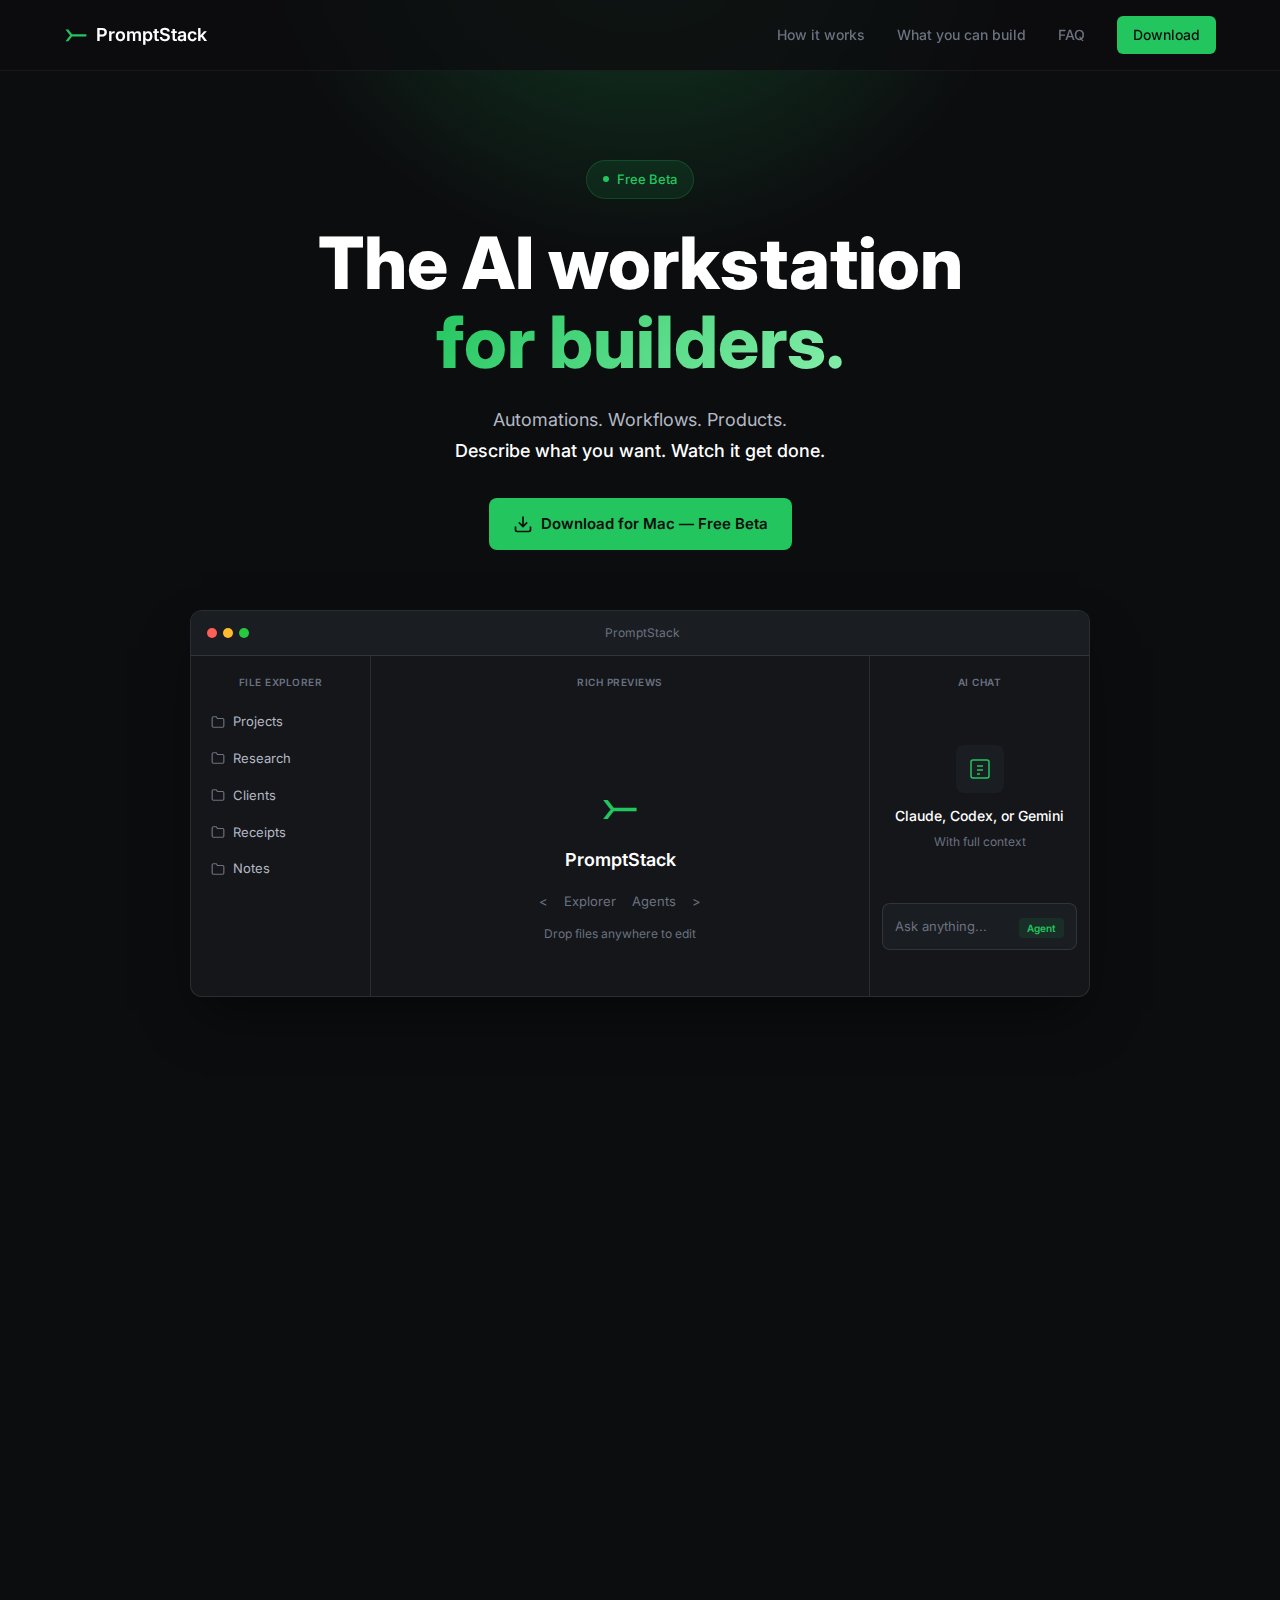
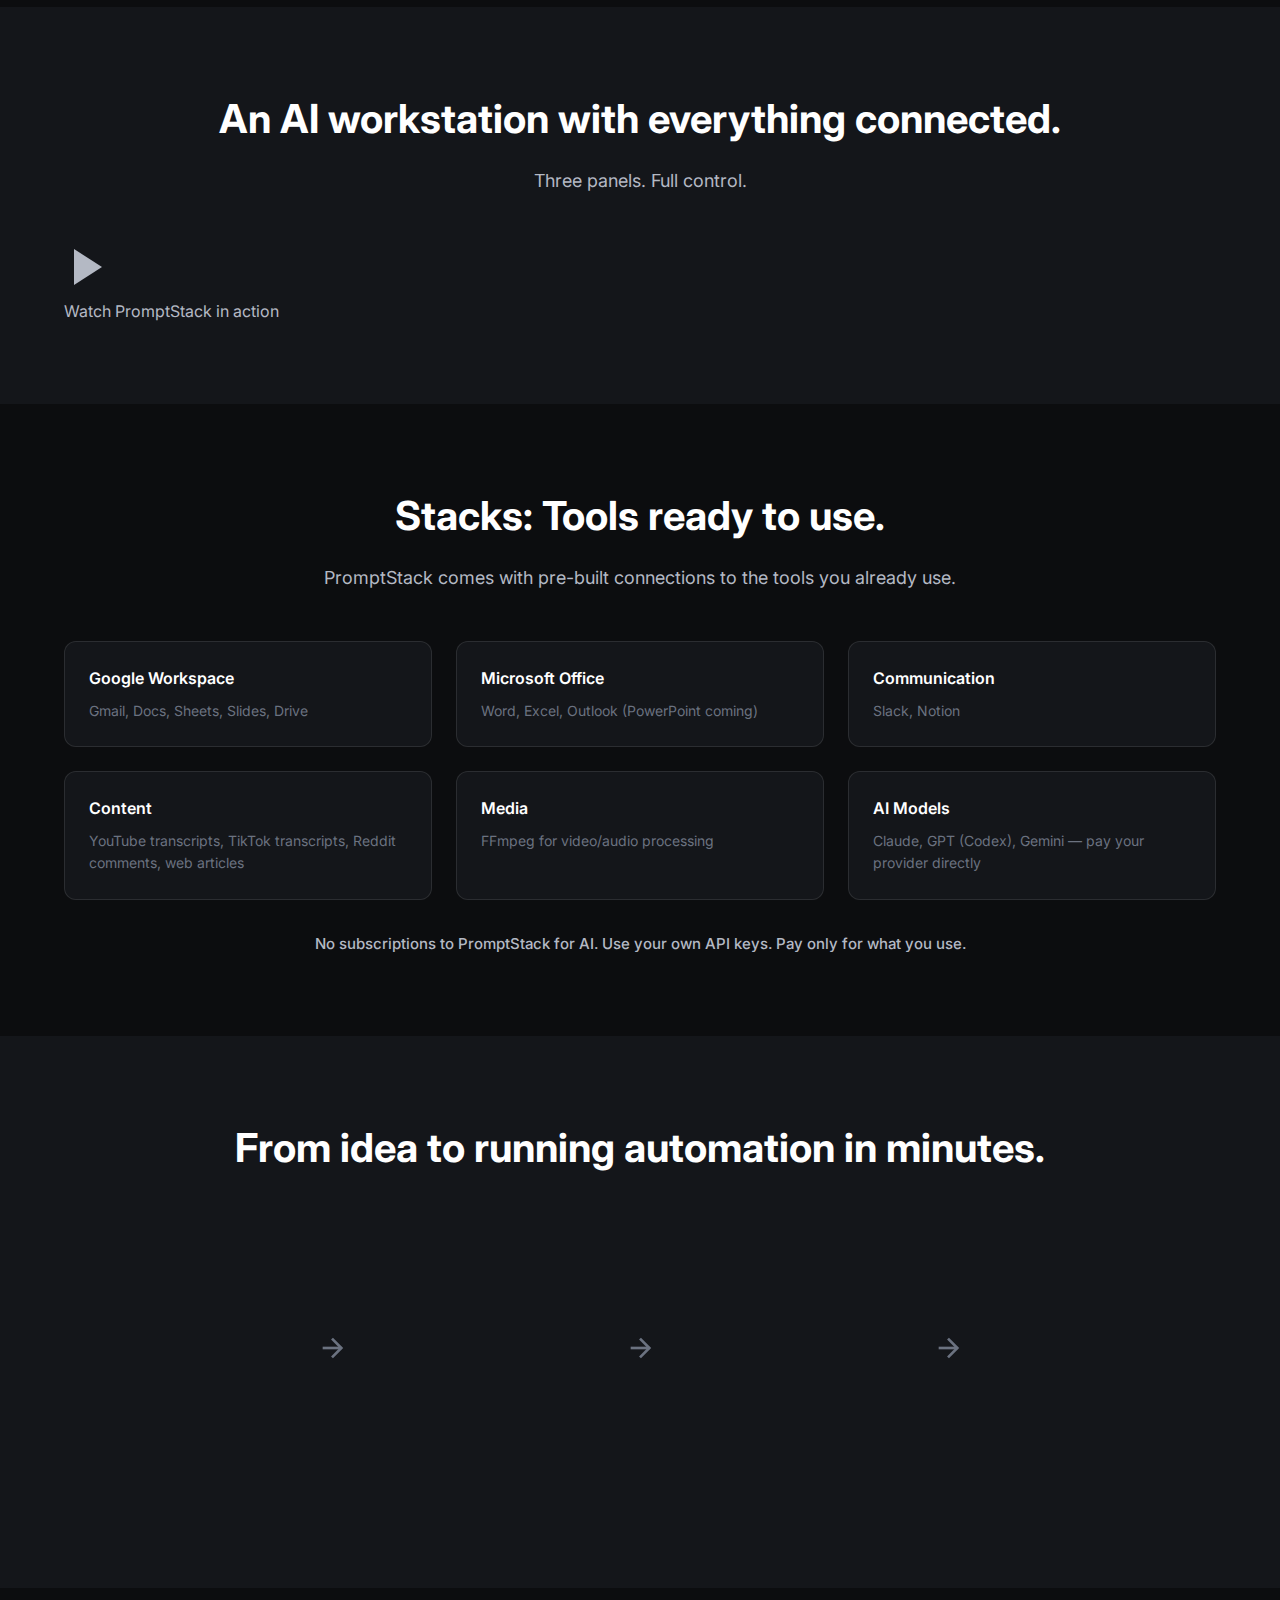
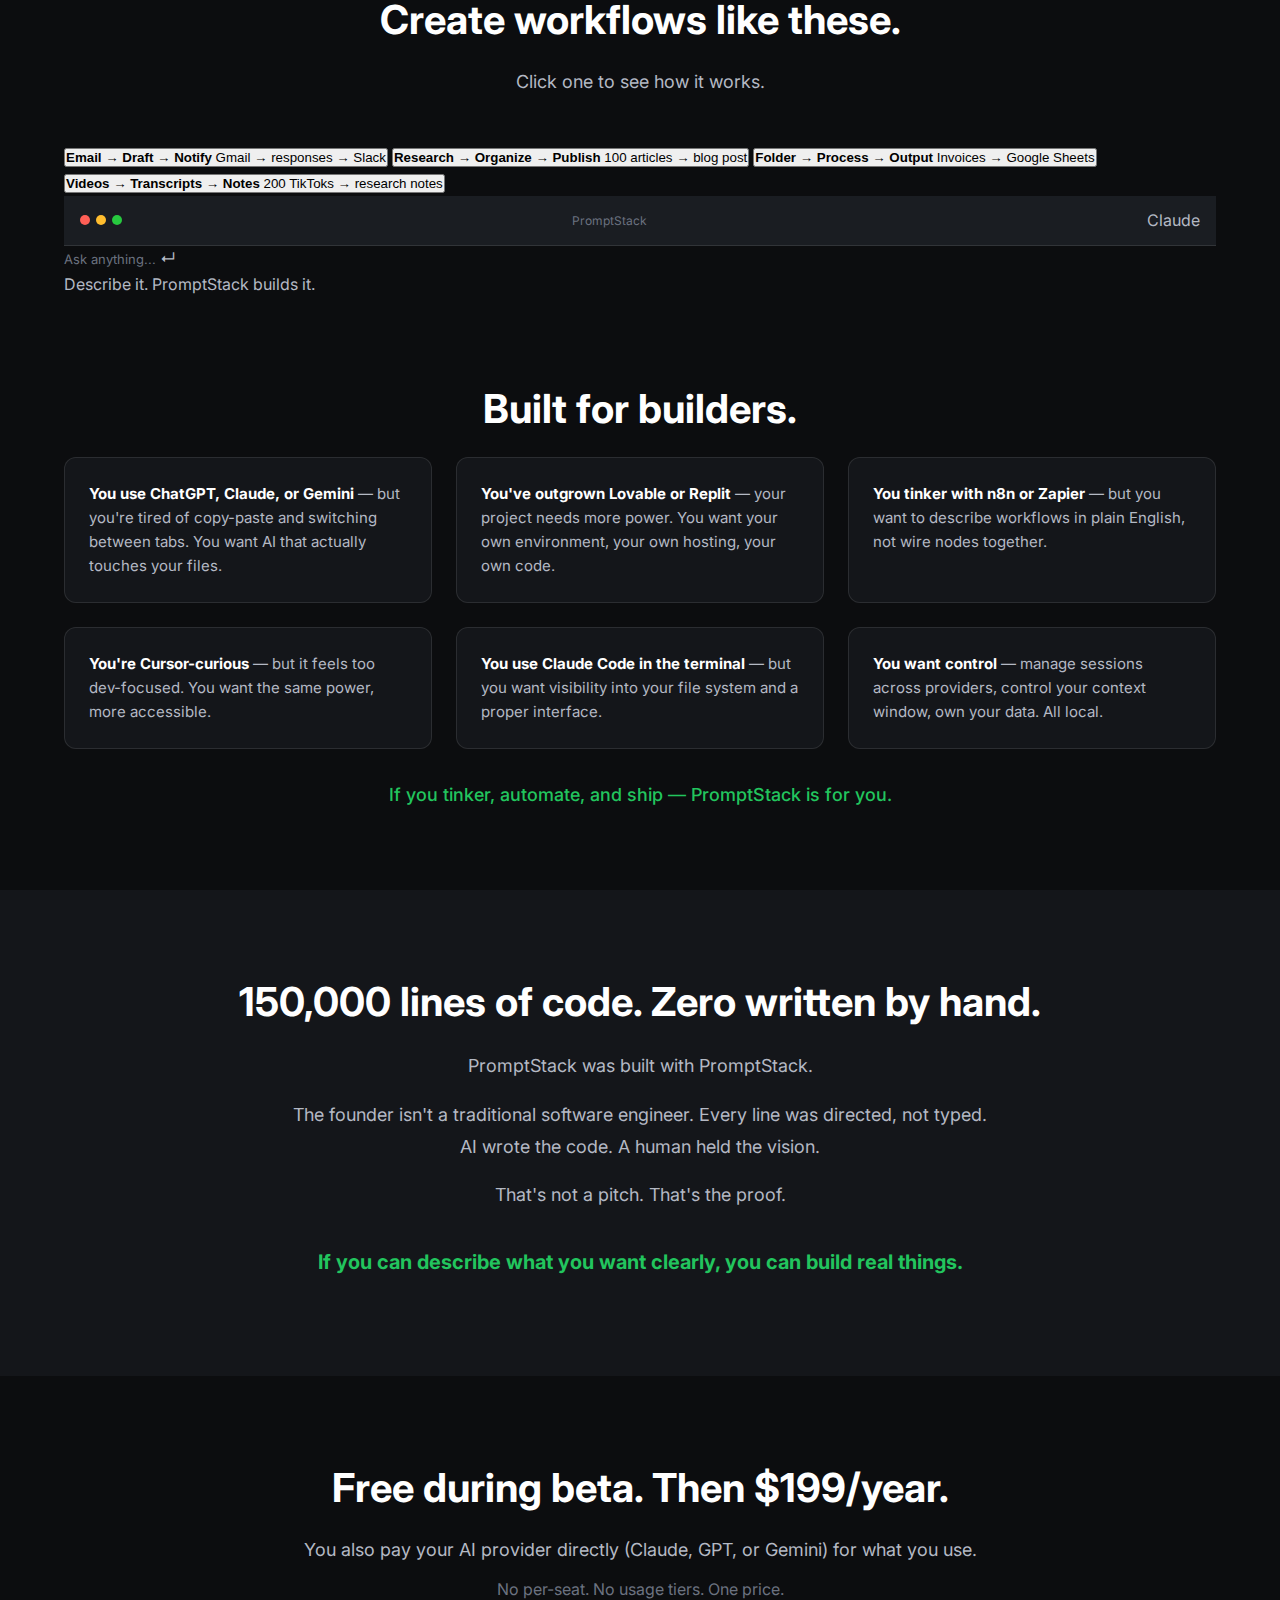
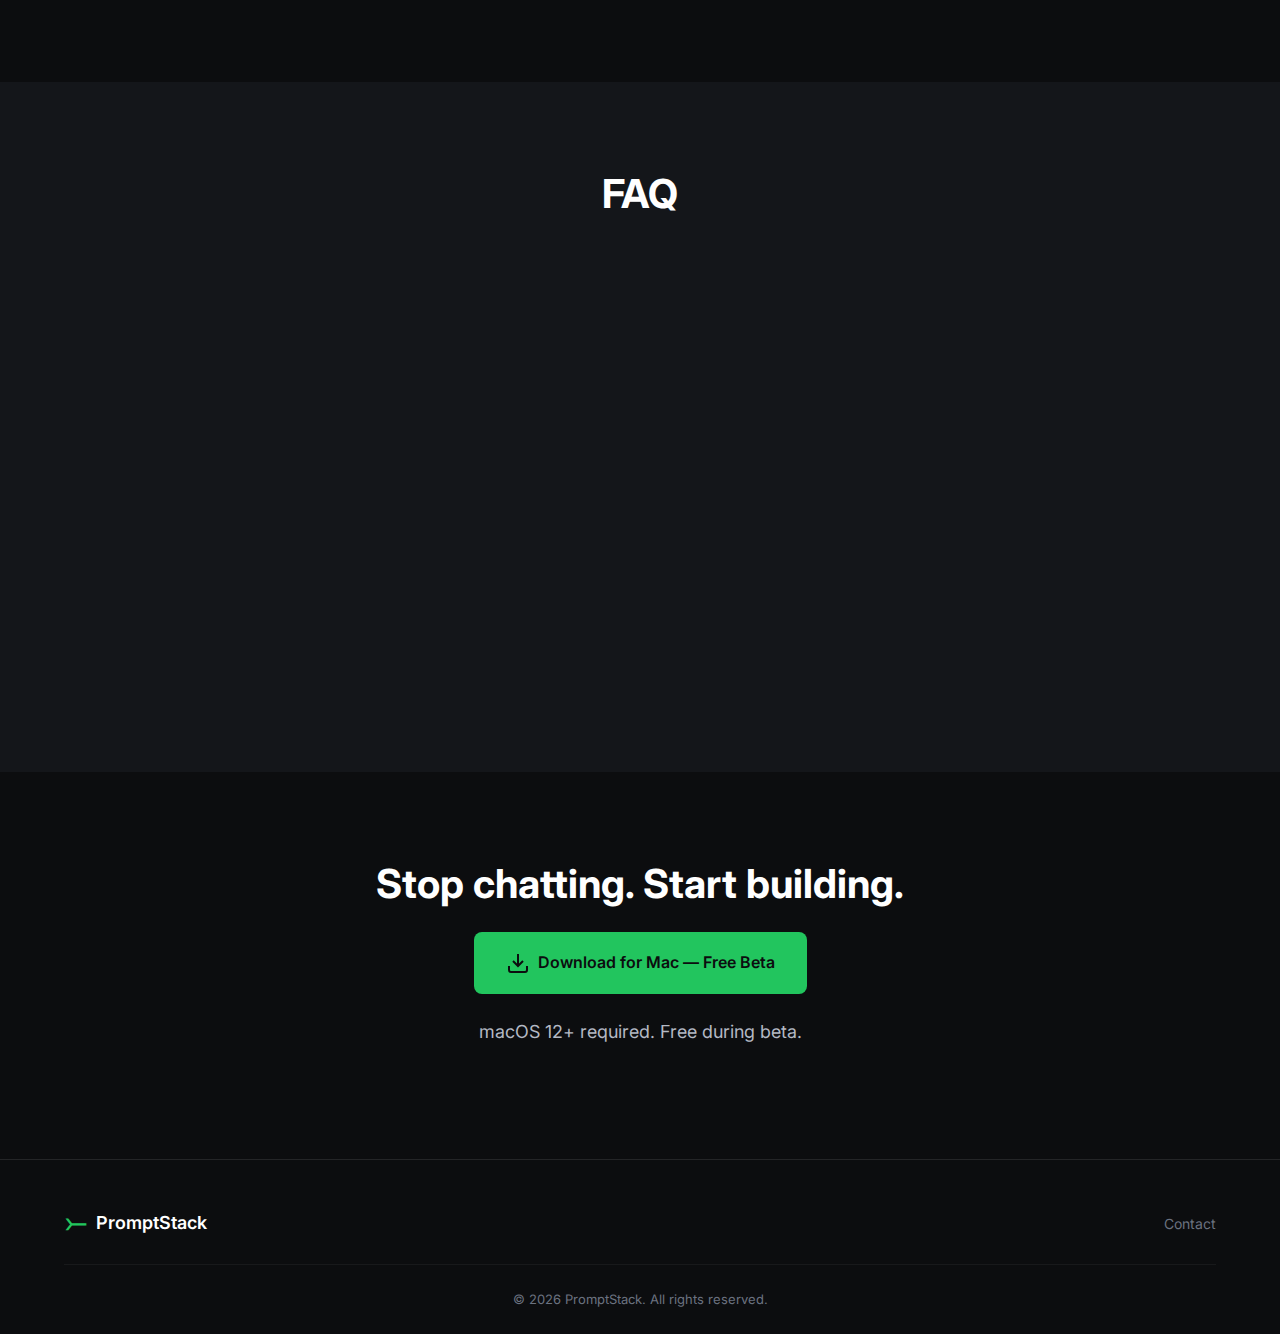
<file: index.html>
<!DOCTYPE html>
<html lang="en">
<head>
  <meta charset="UTF-8">
  <meta name="viewport" content="width=device-width, initial-scale=1.0">
  <title>PromptStack - The AI workstation for builders</title>
  <meta name="description" content="The AI workstation for builders. Automations. Workflows. Products. Describe what you want. Direct the AI. Ship it.">

  <!-- Open Graph / Social -->
  <meta property="og:type" content="website">
  <meta property="og:url" content="https://prompt-stack.dev/">
  <meta property="og:title" content="PromptStack - The AI workstation for builders">
  <meta property="og:description" content="The AI workstation for builders. Automations. Workflows. Products. Describe what you want. Direct the AI. Ship it.">
  <meta property="og:image" content="https://prompt-stack.dev/og-image.png">

  <!-- Twitter -->
  <meta name="twitter:card" content="summary_large_image">
  <meta name="twitter:url" content="https://prompt-stack.dev/">
  <meta name="twitter:title" content="PromptStack - The AI workstation for builders">
  <meta name="twitter:description" content="The AI workstation for builders. Automations. Workflows. Products. Describe what you want. Direct the AI. Ship it.">
  <meta name="twitter:image" content="https://prompt-stack.dev/og-image.png">

  <!-- Canonical -->
  <link rel="canonical" href="https://prompt-stack.dev/">

  <link rel="stylesheet" href="styles.css">
  <link rel="icon" type="image/png" href="/favicon.png">
  <link rel="preconnect" href="https://fonts.googleapis.com">
  <link rel="preconnect" href="https://fonts.gstatic.com" crossorigin>
  <link href="https://fonts.googleapis.com/css2?family=Inter:wght@400;500;600;700;800&family=JetBrains+Mono:wght@400;500&display=swap" rel="stylesheet">
</head>
<body>
  <!-- Navigation -->
  <nav class="nav">
    <div class="nav-container">
      <div class="nav-logo">
        <span class="logo-icon terminal-prompt">&gt;-</span>
        <span class="logo-text">PromptStack</span>
      </div>
      <div class="nav-links">
        <a href="#how-it-works">How it works</a>
        <a href="#what-you-can-build">What you can build</a>
        <a href="#faq">FAQ</a>
        <a href="https://github.com/prompt-stack/releases/releases/latest" class="nav-cta">Download</a>
      </div>
      <button class="mobile-menu-btn" aria-label="Menu">
        <span></span>
        <span></span>
        <span></span>
      </button>
    </div>
  </nav>

  <!-- Hero Section -->
  <section class="hero">
    <div class="hero-container">
      <div class="hero-badge">
        <span class="badge-dot"></span>
        Free Beta
      </div>
      <h1 class="hero-title">
        The AI workstation<br>
        <span class="gradient-text">for builders.</span>
      </h1>
      <p class="hero-subtitle">
        Automations. Workflows. Products.<br>
        <span class="hero-emphasis">Describe what you want. Watch it get done.</span>
      </p>
      <div class="hero-cta">
        <a href="https://github.com/prompt-stack/releases/releases/latest" class="btn btn-primary">
          <svg width="20" height="20" viewBox="0 0 24 24" fill="none" stroke="currentColor" stroke-width="2">
            <path d="M21 15v4a2 2 0 0 1-2 2H5a2 2 0 0 1-2-2v-4M7 10l5 5 5-5M12 15V3"/>
          </svg>
          Download for Mac — Free Beta
        </a>
      </div>

      <!-- App Preview - Matches actual PromptStack layout -->
      <div class="hero-preview">
        <div class="preview-window">
          <div class="preview-header">
            <div class="preview-dots">
              <span class="dot red"></span>
              <span class="dot yellow"></span>
              <span class="dot green"></span>
            </div>
            <span class="preview-title">PromptStack</span>
          </div>
          <div class="preview-content">
            <!-- Left: File Explorer -->
            <div class="preview-explorer">
              <div class="panel-header">
                <span class="panel-title">FILE EXPLORER</span>
              </div>
              <div class="file-tree">
                <div class="tree-item folder">
                  <svg width="14" height="14" viewBox="0 0 24 24" fill="none" stroke="currentColor" stroke-width="2">
                    <path d="M22 19a2 2 0 0 1-2 2H4a2 2 0 0 1-2-2V5a2 2 0 0 1 2-2h5l2 3h9a2 2 0 0 1 2 2z"/>
                  </svg>
                  Projects
                </div>
                <div class="tree-item folder">
                  <svg width="14" height="14" viewBox="0 0 24 24" fill="none" stroke="currentColor" stroke-width="2">
                    <path d="M22 19a2 2 0 0 1-2 2H4a2 2 0 0 1-2-2V5a2 2 0 0 1 2-2h5l2 3h9a2 2 0 0 1 2 2z"/>
                  </svg>
                  Research
                </div>
                <div class="tree-item folder">
                  <svg width="14" height="14" viewBox="0 0 24 24" fill="none" stroke="currentColor" stroke-width="2">
                    <path d="M22 19a2 2 0 0 1-2 2H4a2 2 0 0 1-2-2V5a2 2 0 0 1 2-2h5l2 3h9a2 2 0 0 1 2 2z"/>
                  </svg>
                  Clients
                </div>
                <div class="tree-item folder">
                  <svg width="14" height="14" viewBox="0 0 24 24" fill="none" stroke="currentColor" stroke-width="2">
                    <path d="M22 19a2 2 0 0 1-2 2H4a2 2 0 0 1-2-2V5a2 2 0 0 1 2-2h5l2 3h9a2 2 0 0 1 2 2z"/>
                  </svg>
                  Receipts
                </div>
                <div class="tree-item folder">
                  <svg width="14" height="14" viewBox="0 0 24 24" fill="none" stroke="currentColor" stroke-width="2">
                    <path d="M22 19a2 2 0 0 1-2 2H4a2 2 0 0 1-2-2V5a2 2 0 0 1 2-2h5l2 3h9a2 2 0 0 1 2 2z"/>
                  </svg>
                  Notes
                </div>
              </div>
            </div>

            <!-- Middle: Rich Previews -->
            <div class="preview-viewer">
              <div class="panel-header">
                <span class="panel-title">RICH PREVIEWS</span>
              </div>
              <div class="viewer-content">
                <div class="welcome-logo">
                  <span class="logo-icon-large">&gt;-</span>
                </div>
                <div class="welcome-text">PromptStack</div>
                <div class="welcome-nav">
                  <span class="nav-arrow">&lt;</span>
                  <span>Explorer</span>
                  <span>Agents</span>
                  <span class="nav-arrow">&gt;</span>
                </div>
                <div class="welcome-hint">Drop files anywhere to edit</div>
              </div>
            </div>

            <!-- Right: AI Chat -->
            <div class="preview-agents">
              <div class="panel-header">
                <span class="panel-title">AI CHAT</span>
              </div>
              <div class="agents-content">
                <div class="agent-welcome">
                  <div class="agent-icon-wrapper">
                    <svg width="24" height="24" viewBox="0 0 24 24" fill="none" stroke="currentColor" stroke-width="1.5">
                      <rect x="3" y="3" width="18" height="18" rx="2"/>
                      <line x1="9" y1="9" x2="15" y2="9"/>
                      <line x1="9" y1="13" x2="15" y2="13"/>
                      <line x1="9" y1="17" x2="12" y2="17"/>
                    </svg>
                  </div>
                  <div class="agent-name">Claude, Codex, or Gemini</div>
                  <div class="agent-hint">With full context</div>
                </div>
                <div class="chat-input-mock">
                  <span class="input-placeholder">Ask anything...</span>
                  <div class="input-actions">
                    <span class="agent-badge">Agent</span>
                  </div>
                </div>
              </div>
            </div>
          </div>
        </div>
      </div>
    </div>
  </section>

  <!-- Problem/Solution Section -->
  <section class="problem-solution">
    <div class="container">
      <div class="comparison">
        <div class="comparison-col problem">
          <div class="comparison-header">
            <svg class="comparison-icon" width="32" height="32" viewBox="0 0 24 24" fill="none" stroke="currentColor" stroke-width="2">
              <circle cx="12" cy="12" r="10"/>
              <line x1="15" y1="9" x2="9" y2="15"/>
              <line x1="9" y1="9" x2="15" y2="15"/>
            </svg>
            <h3>Chatbots</h3>
          </div>
          <div class="comparison-steps">
            <div class="step">"Analyze this spreadsheet..."</div>
            <div class="step-arrow">
              <svg width="16" height="16" viewBox="0 0 24 24" fill="none" stroke="currentColor" stroke-width="2">
                <line x1="12" y1="5" x2="12" y2="19"/>
                <polyline points="19 12 12 19 5 12"/>
              </svg>
            </div>
            <div class="step error">You get advice. Now do the work yourself.</div>
            <div class="step-arrow">
              <svg width="16" height="16" viewBox="0 0 24 24" fill="none" stroke="currentColor" stroke-width="2">
                <line x1="12" y1="5" x2="12" y2="19"/>
                <polyline points="19 12 12 19 5 12"/>
              </svg>
            </div>
            <div class="step error">Copy, paste, format, repeat.</div>
          </div>
        </div>
        <div class="comparison-col solution">
          <div class="comparison-header">
            <svg class="comparison-icon success" width="32" height="32" viewBox="0 0 24 24" fill="none" stroke="currentColor" stroke-width="2">
              <circle cx="12" cy="12" r="10"/>
              <polyline points="9 12 11 14 15 10"/>
            </svg>
            <h3>PromptStack</h3>
          </div>
          <div class="comparison-steps">
            <div class="step highlight">"Check my email every hour, draft responses, Slack me for approval."</div>
            <div class="step-arrow">
              <svg width="16" height="16" viewBox="0 0 24 24" fill="none" stroke="currentColor" stroke-width="2">
                <line x1="12" y1="5" x2="12" y2="19"/>
                <polyline points="19 12 12 19 5 12"/>
              </svg>
            </div>
            <div class="step highlight">It builds the automation. Runs it. You approve the results.</div>
            <div class="step-arrow">
              <svg width="16" height="16" viewBox="0 0 24 24" fill="none" stroke="currentColor" stroke-width="2">
                <line x1="12" y1="5" x2="12" y2="19"/>
                <polyline points="19 12 12 19 5 12"/>
              </svg>
            </div>
            <div class="step highlight success"><strong>You're not chatting with AI. You're directing it.</strong></div>
          </div>
        </div>
      </div>
    </div>
  </section>

  <!-- What It Is Section -->
  <section class="what-it-is">
    <div class="container">
      <h2 class="section-title">An AI workstation with everything connected.</h2>
      <p class="section-subtitle">Three panels. Full control.</p>

      <!-- Video Placeholder -->
      <div class="video-container">
        <div class="video-placeholder" id="demo-video">
          <div class="video-play-btn">
            <svg width="48" height="48" viewBox="0 0 24 24" fill="currentColor">
              <polygon points="5 3 19 12 5 21 5 3"/>
            </svg>
          </div>
          <span class="video-label">Watch PromptStack in action</span>
        </div>
        <!-- When video is ready, replace with:
        <video controls poster="video-poster.jpg">
          <source src="demo.mp4" type="video/mp4">
        </video>
        -->
      </div>
    </div>
  </section>

  <!-- Stacks: Pre-wired Integrations -->
  <section class="stacks-integrations">
    <div class="container">
      <h2 class="section-title">Stacks: Tools ready to use.</h2>
      <p class="section-subtitle">PromptStack comes with pre-built connections to the tools you already use.</p>

      <div class="integrations-grid">
        <div class="integration-card">
          <h4>Google Workspace</h4>
          <p>Gmail, Docs, Sheets, Slides, Drive</p>
        </div>
        <div class="integration-card">
          <h4>Microsoft Office</h4>
          <p>Word, Excel, Outlook (PowerPoint coming)</p>
        </div>
        <div class="integration-card">
          <h4>Communication</h4>
          <p>Slack, Notion</p>
        </div>
        <div class="integration-card">
          <h4>Content</h4>
          <p>YouTube transcripts, TikTok transcripts, Reddit comments, web articles</p>
        </div>
        <div class="integration-card">
          <h4>Media</h4>
          <p>FFmpeg for video/audio processing</p>
        </div>
        <div class="integration-card">
          <h4>AI Models</h4>
          <p>Claude, GPT (Codex), Gemini — pay your provider directly</p>
        </div>
      </div>

      <p class="integrations-note">No subscriptions to PromptStack for AI. Use your own API keys. Pay only for what you use.</p>
    </div>
  </section>

  <!-- How It Works -->
  <section id="how-it-works" class="how-it-works">
    <div class="container">
      <h2 class="section-title">From idea to running automation in minutes.</h2>

      <div class="steps-grid four-steps">
        <div class="step-card">
          <div class="step-number">1</div>
          <div class="step-icon">
            <svg width="48" height="48" viewBox="0 0 24 24" fill="none" stroke="currentColor" stroke-width="1.5">
              <path d="M21 15v4a2 2 0 0 1-2 2H5a2 2 0 0 1-2-2v-4M7 10l5 5 5-5M12 15V3"/>
            </svg>
          </div>
          <h3>Download</h3>
          <p>One app. Everything included. Sign in with your AI provider.</p>
        </div>
        <div class="step-arrow-horizontal">
          <svg width="32" height="32" viewBox="0 0 24 24" fill="none" stroke="currentColor" stroke-width="2">
            <line x1="5" y1="12" x2="19" y2="12"/>
            <polyline points="12 5 19 12 12 19"/>
          </svg>
        </div>
        <div class="step-card">
          <div class="step-number">2</div>
          <div class="step-icon">
            <svg width="48" height="48" viewBox="0 0 24 24" fill="none" stroke="currentColor" stroke-width="1.5">
              <path d="M22 19a2 2 0 0 1-2 2H4a2 2 0 0 1-2-2V5a2 2 0 0 1 2-2h5l2 3h9a2 2 0 0 1 2 2z"/>
            </svg>
          </div>
          <h3>Point to your files</h3>
          <p>Your file system is your workspace. Full context, zero copy-paste.</p>
        </div>
        <div class="step-arrow-horizontal">
          <svg width="32" height="32" viewBox="0 0 24 24" fill="none" stroke="currentColor" stroke-width="2">
            <line x1="5" y1="12" x2="19" y2="12"/>
            <polyline points="12 5 19 12 12 19"/>
          </svg>
        </div>
        <div class="step-card">
          <div class="step-number">3</div>
          <div class="step-icon">
            <svg width="48" height="48" viewBox="0 0 24 24" fill="none" stroke="currentColor" stroke-width="1.5">
              <path d="M21 15a2 2 0 0 1-2 2H7l-4 4V5a2 2 0 0 1 2-2h14a2 2 0 0 1 2 2z"/>
            </svg>
          </div>
          <h3>Describe what you want</h3>
          <p>"When X happens, do Y, then Z." The AI builds it.</p>
        </div>
        <div class="step-arrow-horizontal">
          <svg width="32" height="32" viewBox="0 0 24 24" fill="none" stroke="currentColor" stroke-width="2">
            <line x1="5" y1="12" x2="19" y2="12"/>
            <polyline points="12 5 19 12 12 19"/>
          </svg>
        </div>
        <div class="step-card">
          <div class="step-number">4</div>
          <div class="step-icon">
            <svg width="48" height="48" viewBox="0 0 24 24" fill="none" stroke="currentColor" stroke-width="1.5">
              <polygon points="5 3 19 12 5 21 5 3"/>
            </svg>
          </div>
          <h3>Watch it run</h3>
          <p>See outputs rendered. Refine until it's right. Schedule it to run automatically.</p>
        </div>
      </div>
    </div>
  </section>

  <!-- See It In Action - Chat Demo -->
  <section id="what-you-can-build" class="in-action-section">
    <div class="container">
      <h2 class="section-title">Create workflows like these.</h2>
      <p class="section-subtitle">Click one to see how it works.</p>

      <!-- Workflow Selector -->
      <div class="workflow-selector">
        <button class="workflow-btn active" data-workflow="email">
          <strong>Email → Draft → Notify</strong>
          <span>Gmail → responses → Slack</span>
        </button>
        <button class="workflow-btn" data-workflow="research">
          <strong>Research → Organize → Publish</strong>
          <span>100 articles → blog post</span>
        </button>
        <button class="workflow-btn" data-workflow="invoices">
          <strong>Folder → Process → Output</strong>
          <span>Invoices → Google Sheets</span>
        </button>
        <button class="workflow-btn" data-workflow="videos">
          <strong>Videos → Transcripts → Notes</strong>
          <span>200 TikToks → research notes</span>
        </button>
      </div>

      <!-- Chat Window Demo -->
      <div class="chat-demo-container">
        <div class="chat-window">
          <div class="preview-header">
            <div class="preview-dots">
              <span class="dot red"></span>
              <span class="dot yellow"></span>
              <span class="dot green"></span>
            </div>
            <span class="preview-title">PromptStack</span>
            <span class="agent-indicator">Claude</span>
          </div>

          <div class="chat-body" id="chat-body">
            <!-- Content injected by JS -->
          </div>

          <div class="chat-input-bar">
            <span class="input-placeholder">Ask anything...</span>
            <span class="input-hint">↵</span>
          </div>
        </div>
      </div>

      <!-- CTA -->
      <p class="flow-tagline">Describe it. PromptStack builds it.</p>

    </div>
  </section>

  <!-- Who It's For Section -->
  <section class="who-its-for">
    <div class="container">
      <h2 class="section-title">Built for builders.</h2>

      <div class="personas-grid">
        <div class="persona-card">
          <p><strong>You use ChatGPT, Claude, or Gemini</strong> — but you're tired of copy-paste and switching between tabs. You want AI that actually touches your files.</p>
        </div>
        <div class="persona-card">
          <p><strong>You've outgrown Lovable or Replit</strong> — your project needs more power. You want your own environment, your own hosting, your own code.</p>
        </div>
        <div class="persona-card">
          <p><strong>You tinker with n8n or Zapier</strong> — but you want to describe workflows in plain English, not wire nodes together.</p>
        </div>
        <div class="persona-card">
          <p><strong>You're Cursor-curious</strong> — but it feels too dev-focused. You want the same power, more accessible.</p>
        </div>
        <div class="persona-card">
          <p><strong>You use Claude Code in the terminal</strong> — but you want visibility into your file system and a proper interface.</p>
        </div>
        <div class="persona-card">
          <p><strong>You want control</strong> — manage sessions across providers, control your context window, own your data. All local.</p>
        </div>
      </div>

      <p class="personas-tagline">If you tinker, automate, and ship — PromptStack is for you.</p>
    </div>
  </section>

  <!-- Proof Section -->
  <section class="proof-section">
    <div class="container">
      <h2 class="section-title">150,000 lines of code. Zero written by hand.</h2>
      <div class="proof-content">
        <p>PromptStack was built with PromptStack.</p>
        <p>The founder isn't a traditional software engineer. Every line was directed, not typed. AI wrote the code. A human held the vision.</p>
        <p>That's not a pitch. That's the proof.</p>
        <p class="proof-emphasis"><strong>If you can describe what you want clearly, you can build real things.</strong></p>
      </div>
    </div>
  </section>

  <!-- Pricing Section -->
  <section class="pricing-section">
    <div class="container">
      <h2 class="section-title">Free during beta. Then $199/year.</h2>
      <p class="pricing-details">You also pay your AI provider directly (Claude, GPT, or Gemini) for what you use.</p>
      <p class="pricing-note">No per-seat. No usage tiers. One price.</p>
    </div>
  </section>

  <!-- FAQ Section -->
  <section id="faq" class="faq-section">
    <div class="container">
      <h2 class="section-title">FAQ</h2>

      <div class="faq-grid">
        <div class="faq-item">
          <h3>Do I need to know how to code?</h3>
          <p>No. But you should want to build things. If you tinker, automate, and ship — you'll feel at home. This isn't a tool for passive consumption.</p>
        </div>
        <div class="faq-item">
          <h3>What does it cost?</h3>
          <p>Free during beta. After that, $199/year. You pay your AI provider separately for API usage.</p>
        </div>
        <div class="faq-item">
          <h3>Where does my data go?</h3>
          <p>Your files stay on your machine. Conversations go to your AI provider (that's how AI works). PromptStack doesn't store or collect your data. Telemetry is opt-in only.</p>
        </div>
        <div class="faq-item">
          <h3>How is this different from ChatGPT?</h3>
          <p>ChatGPT is a chat window. You talk, it responds, you copy-paste the output somewhere else. PromptStack is a workstation — it sees your files, builds automations, runs them, and saves everything.</p>
        </div>
        <div class="faq-item">
          <h3>How is this different from Cursor?</h3>
          <p>Cursor is an IDE for software engineers who write code. PromptStack is a workstation for builders who direct AI. You don't need to know TypeScript. You need to know what you want.</p>
        </div>
        <div class="faq-item">
          <h3>How is this different from Lovable?</h3>
          <p>Lovable is great for quick prototypes. But you can't see all the code, can't reference your own files, can't control the architecture. When you're ready to build real systems — not demos — that's PromptStack.</p>
        </div>
        <div class="faq-item">
          <h3>How is this different from n8n?</h3>
          <p>n8n is node-based automation. You wire boxes together. PromptStack is AI-native — you describe what you want, the AI figures out the wiring. Less configuration, more conversation.</p>
        </div>
        <div class="faq-item">
          <h3>Is it safe?</h3>
          <p>PromptStack has pre-configured safety measures. You can adjust them. We recommend RUDI (Responsible Use of Digital Intelligence) principles.</p>
        </div>
      </div>
    </div>
  </section>

  <!-- Final CTA -->
  <section id="download" class="final-cta">
    <div class="container">
      <h2>Stop chatting. Start building.</h2>
      <div class="cta-buttons">
        <a href="https://github.com/prompt-stack/releases/releases/latest" class="btn btn-primary btn-large">
          <svg width="24" height="24" viewBox="0 0 24 24" fill="none" stroke="currentColor" stroke-width="2">
            <path d="M21 15v4a2 2 0 0 1-2 2H5a2 2 0 0 1-2-2v-4M7 10l5 5 5-5M12 15V3"/>
          </svg>
          Download for Mac — Free Beta
        </a>
      </div>
      <p class="cta-note">macOS 12+ required. Free during beta.</p>
    </div>
  </section>

  <!-- Footer -->
  <footer class="footer">
    <div class="container">
      <div class="footer-content">
        <div class="footer-brand">
          <span class="logo-icon terminal-prompt">&gt;-</span>
          <span class="logo-text">PromptStack</span>
        </div>
        <div class="footer-links">
          <a href="mailto:promptstackdev@gmail.com">Contact</a>
        </div>
      </div>
      <div class="footer-bottom">
        <p>&copy; 2026 PromptStack. All rights reserved.</p>
      </div>
    </div>
  </footer>

  <script src="script.js"></script>
</body>
</html>
</file>
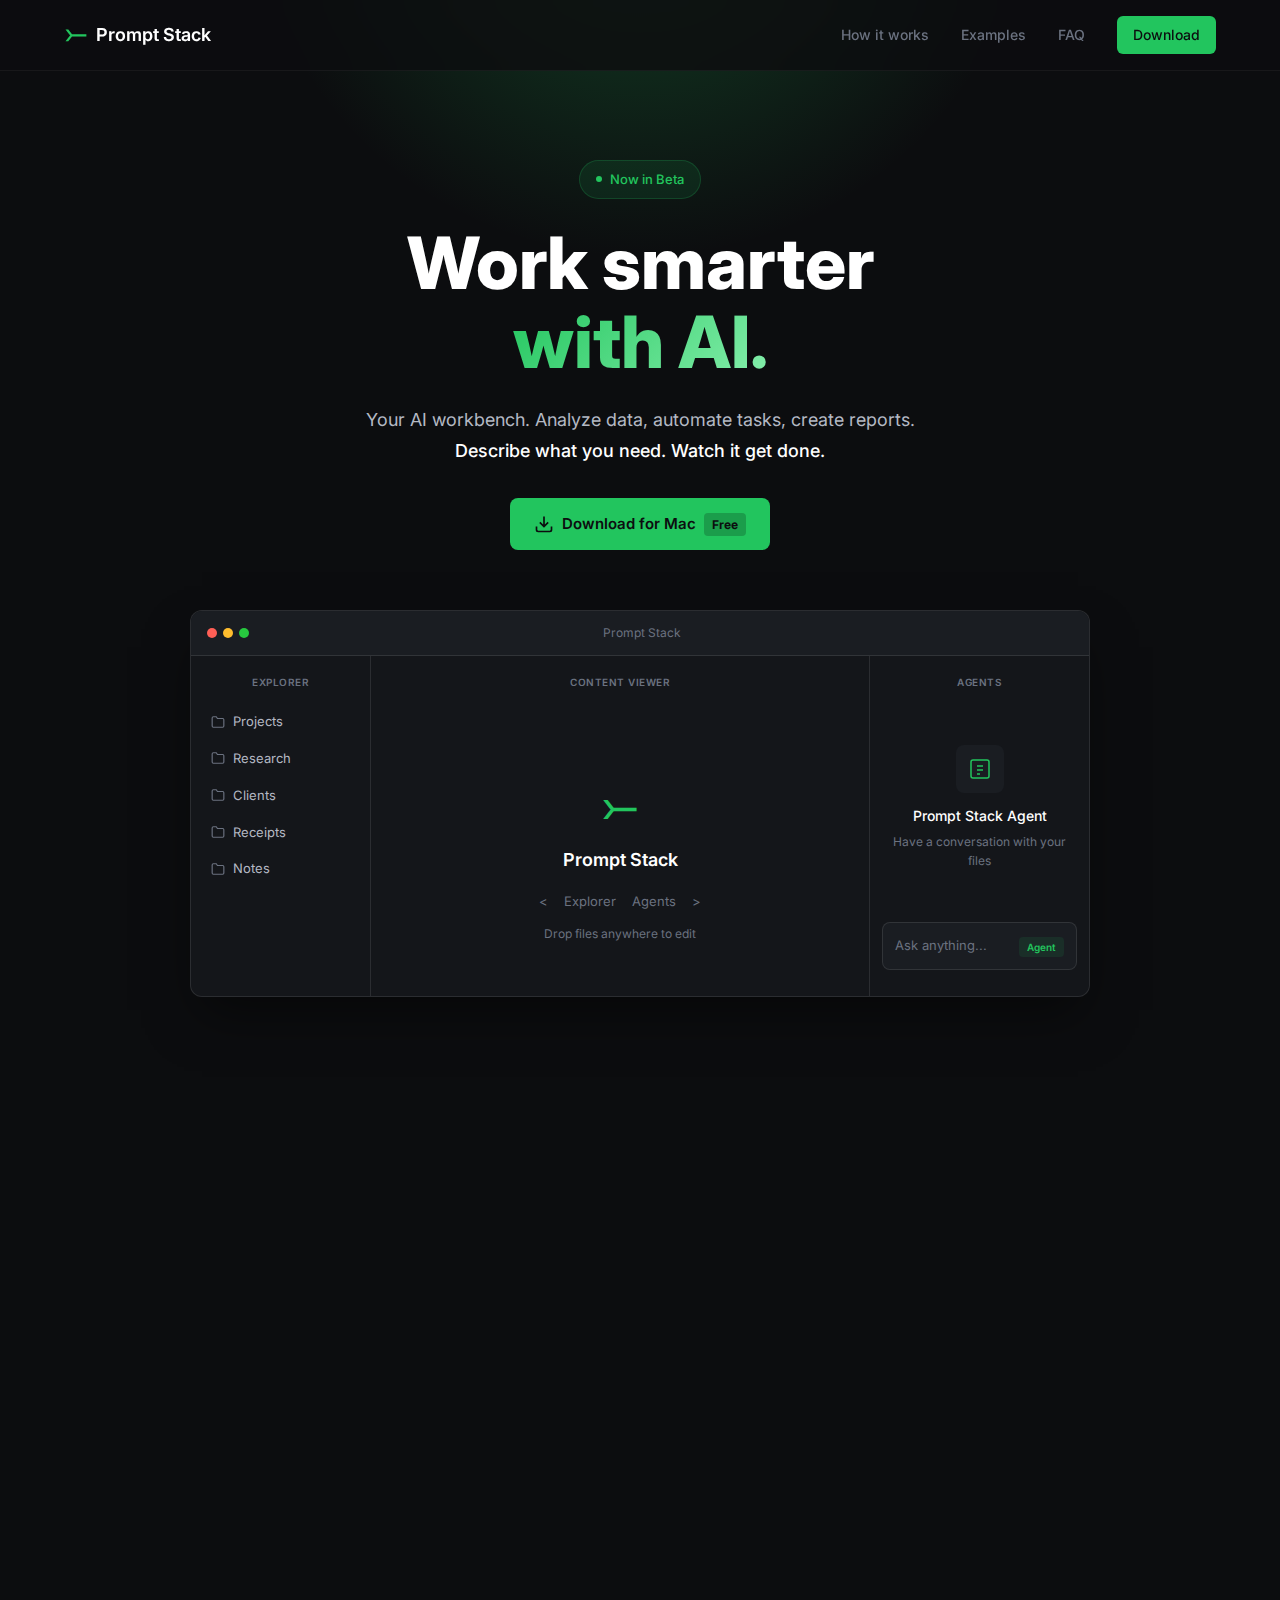
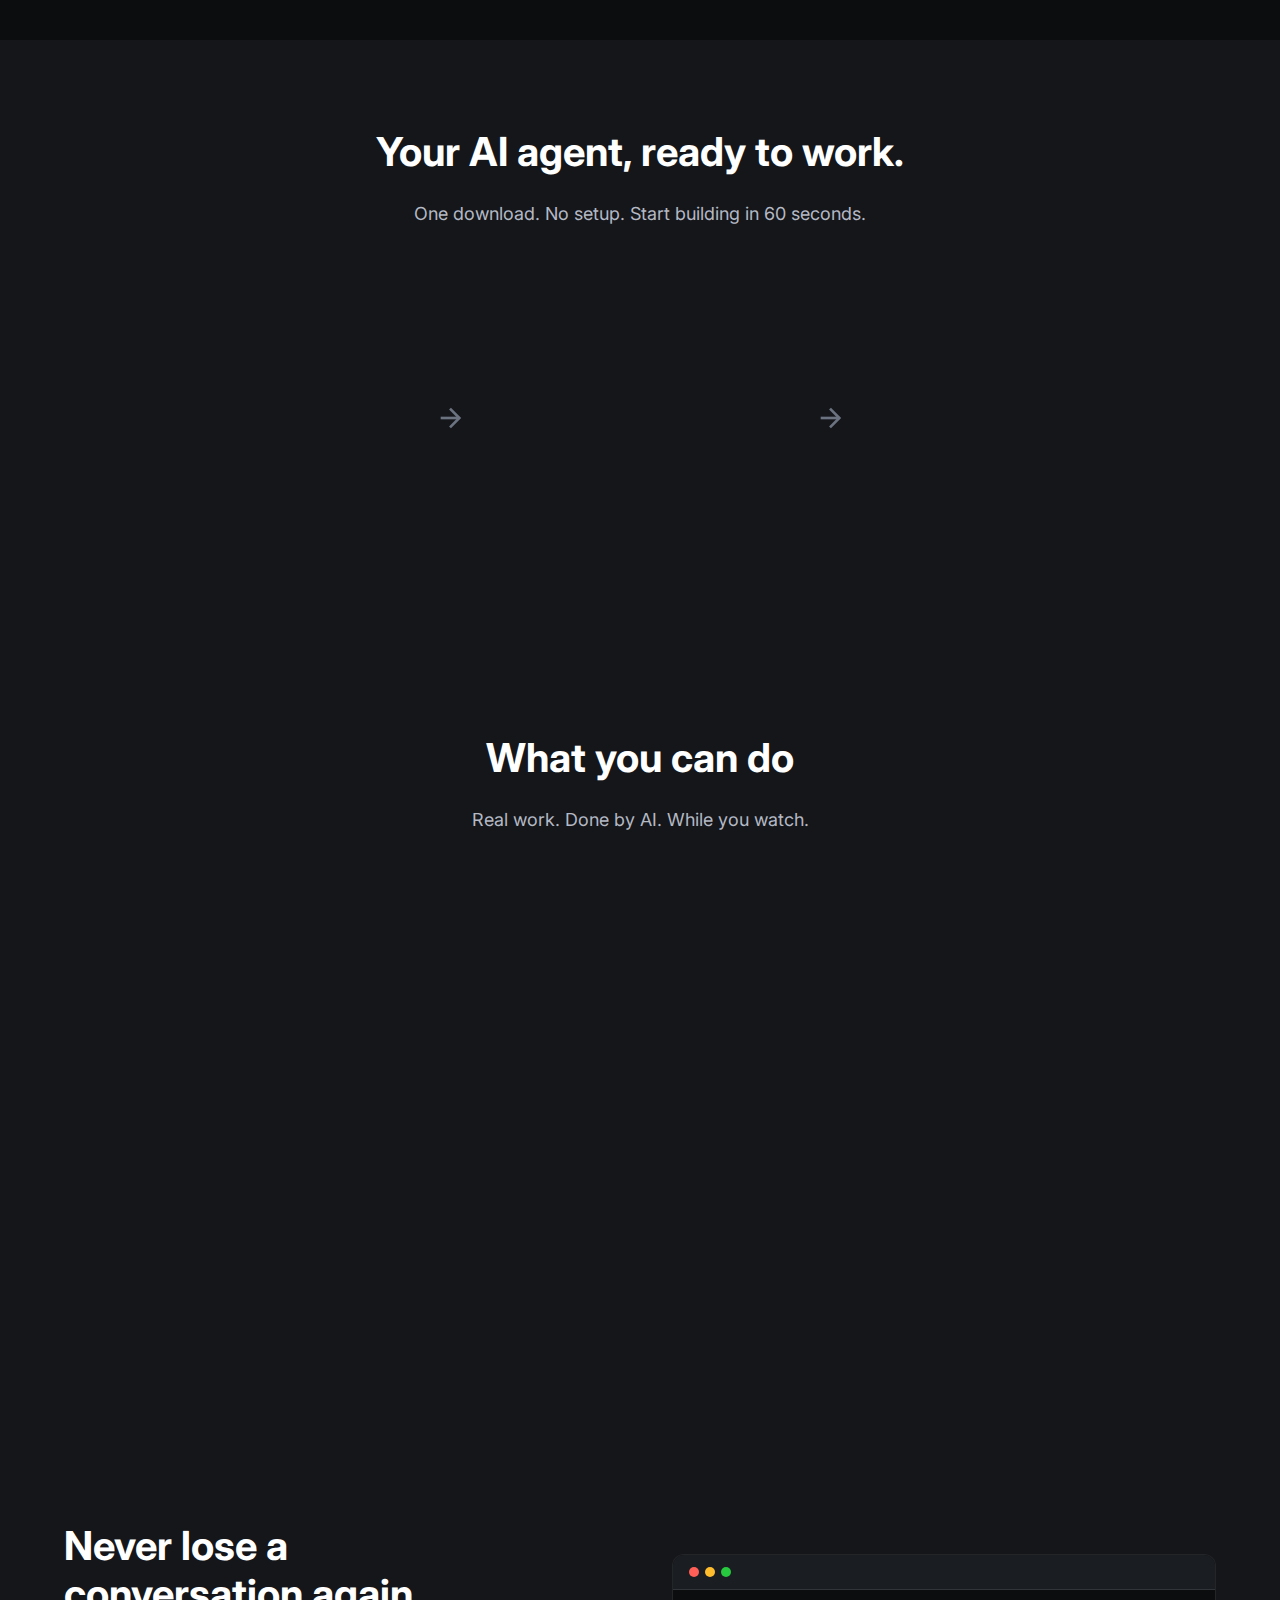
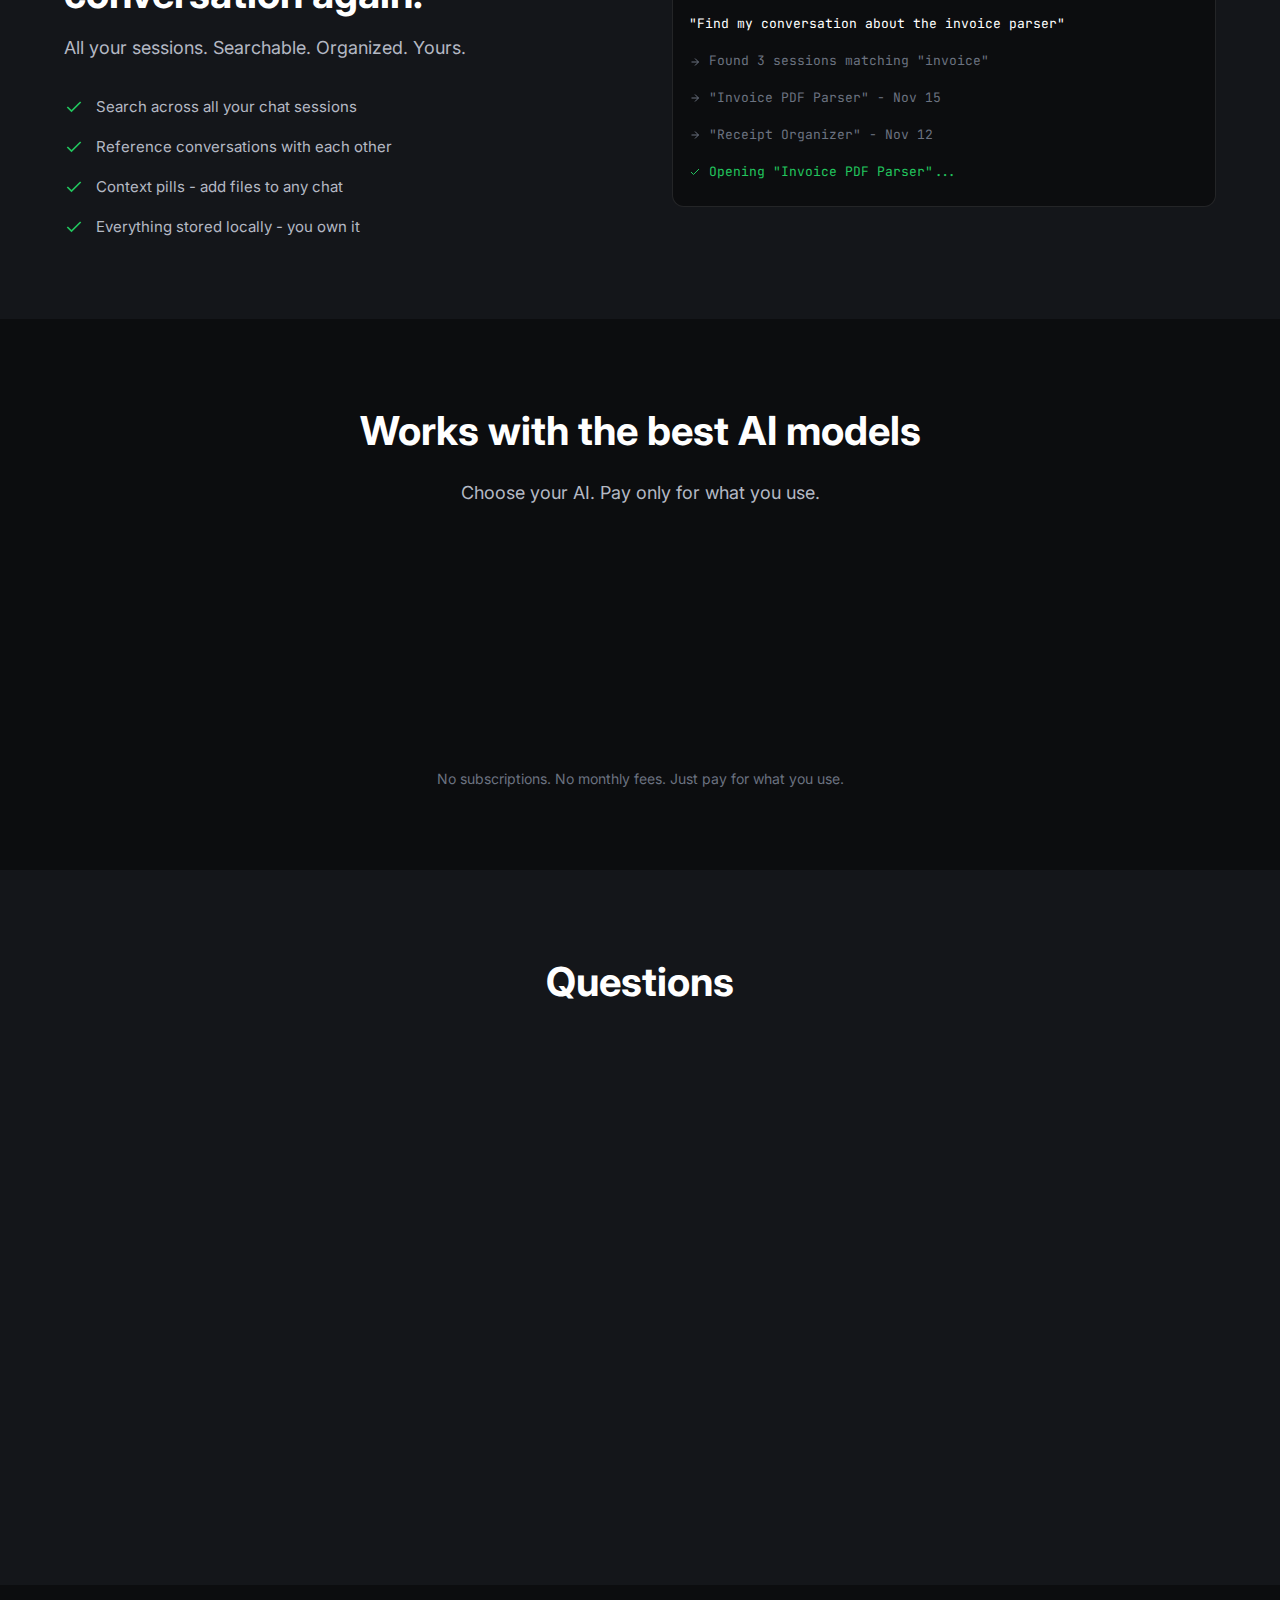
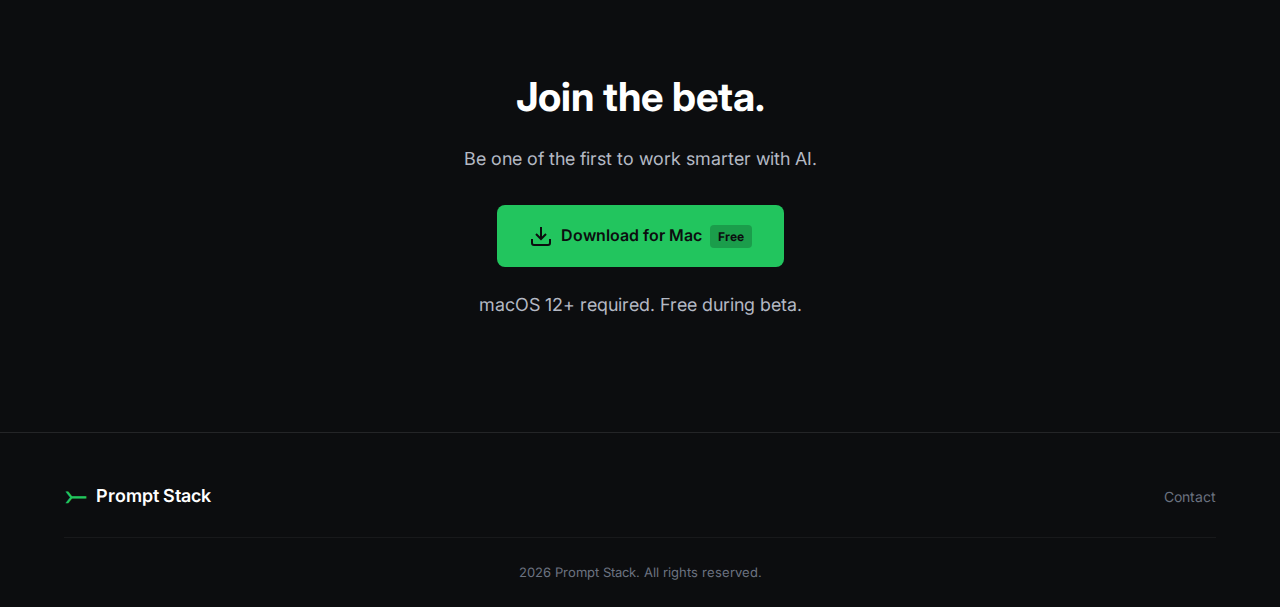
<file: index-v1.html>
<!DOCTYPE html>
<html lang="en">
<head>
  <meta charset="UTF-8">
  <meta name="viewport" content="width=device-width, initial-scale=1.0">
  <title>Prompt Stack - Your AI Workbench</title>
  <meta name="description" content="Work smarter with AI. Analyze data, automate tasks, create reports. Describe what you need, watch it get done.">

  <!-- Open Graph / Social -->
  <meta property="og:type" content="website">
  <meta property="og:url" content="https://prompt-stack.dev/">
  <meta property="og:title" content="Prompt Stack - Your AI Workbench">
  <meta property="og:description" content="Work smarter with AI. Analyze data, automate tasks, create reports. Describe what you need, watch it get done.">
  <meta property="og:image" content="https://prompt-stack.dev/og-image.png">

  <!-- Twitter -->
  <meta name="twitter:card" content="summary_large_image">
  <meta name="twitter:url" content="https://prompt-stack.dev/">
  <meta name="twitter:title" content="Prompt Stack - Your AI Workbench">
  <meta name="twitter:description" content="Work smarter with AI. Analyze data, automate tasks, create reports. Describe what you need, watch it get done.">
  <meta name="twitter:image" content="https://prompt-stack.dev/og-image.png">

  <!-- Canonical -->
  <link rel="canonical" href="https://prompt-stack.dev/">

  <link rel="stylesheet" href="styles.css">
  <link rel="icon" type="image/png" href="/favicon.png">
  <link rel="preconnect" href="https://fonts.googleapis.com">
  <link rel="preconnect" href="https://fonts.gstatic.com" crossorigin>
  <link href="https://fonts.googleapis.com/css2?family=Inter:wght@400;500;600;700;800&family=JetBrains+Mono:wght@400;500&display=swap" rel="stylesheet">
</head>
<body>
  <!-- Navigation -->
  <nav class="nav">
    <div class="nav-container">
      <div class="nav-logo">
        <span class="logo-icon terminal-prompt">&gt;-</span>
        <span class="logo-text">Prompt Stack</span>
      </div>
      <div class="nav-links">
        <a href="#features">How it works</a>
        <a href="#stacks">Examples</a>
        <a href="#faq">FAQ</a>
        <a href="https://github.com/prompt-stack/releases/releases/latest" class="nav-cta">Download</a>
      </div>
      <button class="mobile-menu-btn" aria-label="Menu">
        <span></span>
        <span></span>
        <span></span>
      </button>
    </div>
  </nav>

  <!-- Hero Section -->
  <section class="hero">
    <div class="hero-container">
      <div class="hero-badge">
        <span class="badge-dot"></span>
        Now in Beta
      </div>
      <h1 class="hero-title">
        Work smarter<br>
        <span class="gradient-text">with AI.</span>
      </h1>
      <p class="hero-subtitle">
        Your AI workbench. Analyze data, automate tasks, create reports.<br>
        <span class="hero-emphasis">Describe what you need. Watch it get done.</span>
      </p>
      <div class="hero-cta">
        <a href="https://github.com/prompt-stack/releases/releases/latest" class="btn btn-primary">
          <svg width="20" height="20" viewBox="0 0 24 24" fill="none" stroke="currentColor" stroke-width="2">
            <path d="M21 15v4a2 2 0 0 1-2 2H5a2 2 0 0 1-2-2v-4M7 10l5 5 5-5M12 15V3"/>
          </svg>
          Download for Mac
          <span class="btn-badge">Free</span>
        </a>
      </div>

      <!-- App Preview - Matches actual Prompt Stack layout -->
      <div class="hero-preview">
        <div class="preview-window">
          <div class="preview-header">
            <div class="preview-dots">
              <span class="dot red"></span>
              <span class="dot yellow"></span>
              <span class="dot green"></span>
            </div>
            <span class="preview-title">Prompt Stack</span>
          </div>
          <div class="preview-content">
            <!-- Left: Explorer -->
            <div class="preview-explorer">
              <div class="panel-header">
                <span class="panel-title">EXPLORER</span>
              </div>
              <div class="file-tree">
                <div class="tree-item folder">
                  <svg width="14" height="14" viewBox="0 0 24 24" fill="none" stroke="currentColor" stroke-width="2">
                    <path d="M22 19a2 2 0 0 1-2 2H4a2 2 0 0 1-2-2V5a2 2 0 0 1 2-2h5l2 3h9a2 2 0 0 1 2 2z"/>
                  </svg>
                  Projects
                </div>
                <div class="tree-item folder">
                  <svg width="14" height="14" viewBox="0 0 24 24" fill="none" stroke="currentColor" stroke-width="2">
                    <path d="M22 19a2 2 0 0 1-2 2H4a2 2 0 0 1-2-2V5a2 2 0 0 1 2-2h5l2 3h9a2 2 0 0 1 2 2z"/>
                  </svg>
                  Research
                </div>
                <div class="tree-item folder">
                  <svg width="14" height="14" viewBox="0 0 24 24" fill="none" stroke="currentColor" stroke-width="2">
                    <path d="M22 19a2 2 0 0 1-2 2H4a2 2 0 0 1-2-2V5a2 2 0 0 1 2-2h5l2 3h9a2 2 0 0 1 2 2z"/>
                  </svg>
                  Clients
                </div>
                <div class="tree-item folder">
                  <svg width="14" height="14" viewBox="0 0 24 24" fill="none" stroke="currentColor" stroke-width="2">
                    <path d="M22 19a2 2 0 0 1-2 2H4a2 2 0 0 1-2-2V5a2 2 0 0 1 2-2h5l2 3h9a2 2 0 0 1 2 2z"/>
                  </svg>
                  Receipts
                </div>
                <div class="tree-item folder">
                  <svg width="14" height="14" viewBox="0 0 24 24" fill="none" stroke="currentColor" stroke-width="2">
                    <path d="M22 19a2 2 0 0 1-2 2H4a2 2 0 0 1-2-2V5a2 2 0 0 1 2-2h5l2 3h9a2 2 0 0 1 2 2z"/>
                  </svg>
                  Notes
                </div>
              </div>
            </div>

            <!-- Middle: Content Viewer -->
            <div class="preview-viewer">
              <div class="panel-header">
                <span class="panel-title">CONTENT VIEWER</span>
              </div>
              <div class="viewer-content">
                <div class="welcome-logo">
                  <span class="logo-icon-large">&gt;-</span>
                </div>
                <div class="welcome-text">Prompt Stack</div>
                <div class="welcome-nav">
                  <span class="nav-arrow">&lt;</span>
                  <span>Explorer</span>
                  <span>Agents</span>
                  <span class="nav-arrow">&gt;</span>
                </div>
                <div class="welcome-hint">Drop files anywhere to edit</div>
              </div>
            </div>

            <!-- Right: Agents -->
            <div class="preview-agents">
              <div class="panel-header">
                <span class="panel-title">AGENTS</span>
              </div>
              <div class="agents-content">
                <div class="agent-welcome">
                  <div class="agent-icon-wrapper">
                    <svg width="24" height="24" viewBox="0 0 24 24" fill="none" stroke="currentColor" stroke-width="1.5">
                      <rect x="3" y="3" width="18" height="18" rx="2"/>
                      <line x1="9" y1="9" x2="15" y2="9"/>
                      <line x1="9" y1="13" x2="15" y2="13"/>
                      <line x1="9" y1="17" x2="12" y2="17"/>
                    </svg>
                  </div>
                  <div class="agent-name">Prompt Stack Agent</div>
                  <div class="agent-hint">Have a conversation with your files</div>
                </div>
                <div class="chat-input-mock">
                  <span class="input-placeholder">Ask anything...</span>
                  <div class="input-actions">
                    <span class="agent-badge">Agent</span>
                  </div>
                </div>
              </div>
            </div>
          </div>
        </div>
      </div>
    </div>
  </section>

  <!-- Problem/Solution Section -->
  <section class="problem-solution">
    <div class="container">
      <div class="comparison">
        <div class="comparison-col problem">
          <div class="comparison-header">
            <svg class="comparison-icon" width="32" height="32" viewBox="0 0 24 24" fill="none" stroke="currentColor" stroke-width="2">
              <circle cx="12" cy="12" r="10"/>
              <line x1="15" y1="9" x2="9" y2="15"/>
              <line x1="9" y1="9" x2="15" y2="15"/>
            </svg>
            <h3>ChatGPT gives you advice</h3>
          </div>
          <div class="comparison-steps">
            <div class="step">"Analyze this spreadsheet..."</div>
            <div class="step-arrow">
              <svg width="16" height="16" viewBox="0 0 24 24" fill="none" stroke="currentColor" stroke-width="2">
                <line x1="12" y1="5" x2="12" y2="19"/>
                <polyline points="19 12 12 19 5 12"/>
              </svg>
            </div>
            <div class="step">Upload file. Wait. Get suggestions.</div>
            <div class="step-arrow">
              <svg width="16" height="16" viewBox="0 0 24 24" fill="none" stroke="currentColor" stroke-width="2">
                <line x1="12" y1="5" x2="12" y2="19"/>
                <polyline points="19 12 12 19 5 12"/>
              </svg>
            </div>
            <div class="step error">Now do the work yourself...</div>
            <div class="step-arrow">
              <svg width="16" height="16" viewBox="0 0 24 24" fill="none" stroke="currentColor" stroke-width="2">
                <line x1="12" y1="5" x2="12" y2="19"/>
                <polyline points="19 12 12 19 5 12"/>
              </svg>
            </div>
            <div class="step error">Copy, paste, format, repeat.</div>
          </div>
        </div>
        <div class="comparison-col solution">
          <div class="comparison-header">
            <svg class="comparison-icon success" width="32" height="32" viewBox="0 0 24 24" fill="none" stroke="currentColor" stroke-width="2">
              <circle cx="12" cy="12" r="10"/>
              <polyline points="9 12 11 14 15 10"/>
            </svg>
            <h3>Prompt Stack</h3>
          </div>
          <div class="comparison-steps">
            <div class="step highlight">"Analyze this spreadsheet..."</div>
            <div class="step-arrow">
              <svg width="16" height="16" viewBox="0 0 24 24" fill="none" stroke="currentColor" stroke-width="2">
                <line x1="12" y1="5" x2="12" y2="19"/>
                <polyline points="19 12 12 19 5 12"/>
              </svg>
            </div>
            <div class="step highlight">It analyzes. Creates charts. Shows insights.</div>
            <div class="step-arrow">
              <svg width="16" height="16" viewBox="0 0 24 24" fill="none" stroke="currentColor" stroke-width="2">
                <line x1="12" y1="5" x2="12" y2="19"/>
                <polyline points="19 12 12 19 5 12"/>
              </svg>
            </div>
            <div class="step highlight">"Now make it a presentation..."</div>
            <div class="step-arrow">
              <svg width="16" height="16" viewBox="0 0 24 24" fill="none" stroke="currentColor" stroke-width="2">
                <line x1="12" y1="5" x2="12" y2="19"/>
                <polyline points="19 12 12 19 5 12"/>
              </svg>
            </div>
            <div class="step highlight success">Done. Ready to share.</div>
          </div>
        </div>
      </div>
    </div>
  </section>

  <!-- How It Works -->
  <section id="features" class="how-it-works">
    <div class="container">
      <h2 class="section-title">Your AI agent, ready to work.</h2>
      <p class="section-subtitle">One download. No setup. Start building in 60 seconds.</p>

      <div class="steps-grid">
        <div class="step-card">
          <div class="step-number">1</div>
          <div class="step-icon">
            <svg width="48" height="48" viewBox="0 0 24 24" fill="none" stroke="currentColor" stroke-width="1.5">
              <path d="M21 15v4a2 2 0 0 1-2 2H5a2 2 0 0 1-2-2v-4M7 10l5 5 5-5M12 15V3"/>
            </svg>
          </div>
          <h3>Download</h3>
          <p>One app. Everything included. Sign in and you're ready.</p>
        </div>
        <div class="step-arrow-horizontal">
          <svg width="32" height="32" viewBox="0 0 24 24" fill="none" stroke="currentColor" stroke-width="2">
            <line x1="5" y1="12" x2="19" y2="12"/>
            <polyline points="12 5 19 12 12 19"/>
          </svg>
        </div>
        <div class="step-card">
          <div class="step-number">2</div>
          <div class="step-icon">
            <svg width="48" height="48" viewBox="0 0 24 24" fill="none" stroke="currentColor" stroke-width="1.5">
              <path d="M22 19a2 2 0 0 1-2 2H4a2 2 0 0 1-2-2V5a2 2 0 0 1 2-2h5l2 3h9a2 2 0 0 1 2 2z"/>
            </svg>
          </div>
          <h3>Point to a folder</h3>
          <p>Your agent sees your files, understands your project. Full context, zero copy-paste.</p>
        </div>
        <div class="step-arrow-horizontal">
          <svg width="32" height="32" viewBox="0 0 24 24" fill="none" stroke="currentColor" stroke-width="2">
            <line x1="5" y1="12" x2="19" y2="12"/>
            <polyline points="12 5 19 12 12 19"/>
          </svg>
        </div>
        <div class="step-card">
          <div class="step-number">3</div>
          <div class="step-icon">
            <svg width="48" height="48" viewBox="0 0 24 24" fill="none" stroke="currentColor" stroke-width="1.5">
              <path d="M21 15a2 2 0 0 1-2 2H7l-4 4V5a2 2 0 0 1 2-2h14a2 2 0 0 1 2 2z"/>
            </svg>
          </div>
          <h3>Describe what you want</h3>
          <p>"Turn this data into a report." It does the work. You see results. Refine until it's right.</p>
        </div>
      </div>
    </div>
  </section>

  <!-- What You Can Build Section -->
  <section id="stacks" class="stacks-section">
    <div class="container">
      <h2 class="section-title">What you can do</h2>
      <p class="section-subtitle">Real work. Done by AI. While you watch.</p>

      <div class="stacks-grid">
        <div class="stack-card">
          <div class="stack-icon">
            <svg width="40" height="40" viewBox="0 0 24 24" fill="none" stroke="currentColor" stroke-width="1.5">
              <path d="M14 2H6a2 2 0 0 0-2 2v16a2 2 0 0 0 2 2h12a2 2 0 0 0 2-2V8z"/>
              <polyline points="14 2 14 8 20 8"/>
              <line x1="16" y1="13" x2="8" y2="13"/>
              <line x1="16" y1="17" x2="8" y2="17"/>
              <polyline points="10 9 9 9 8 9"/>
            </svg>
          </div>
          <h3>"Analyze this sales data"</h3>
          <p>Drop a CSV. Get trends, insights, and charts. Ask follow-up questions. Export to slides.</p>
        </div>
        <div class="stack-card">
          <div class="stack-icon">
            <svg width="40" height="40" viewBox="0 0 24 24" fill="none" stroke="currentColor" stroke-width="2">
              <circle cx="11" cy="11" r="8"/>
              <line x1="21" y1="21" x2="16.65" y2="16.65"/>
            </svg>
          </div>
          <h3>"Research competitors and summarize"</h3>
          <p>Give it URLs. It reads them, extracts key info, organizes findings into a report you can use.</p>
        </div>
        <div class="stack-card">
          <div class="stack-icon">
            <svg width="40" height="40" viewBox="0 0 24 24" fill="none" stroke="currentColor" stroke-width="1.5">
              <path d="M12 20h9"/>
              <path d="M16.5 3.5a2.121 2.121 0 0 1 3 3L7 19l-4 1 1-4L16.5 3.5z"/>
            </svg>
          </div>
          <h3>"Turn this data into a presentation"</h3>
          <p>Point to your spreadsheet. It creates slides with charts and insights. Ready to present.</p>
        </div>
        <div class="stack-card">
          <div class="stack-icon">
            <svg width="40" height="40" viewBox="0 0 24 24" fill="none" stroke="currentColor" stroke-width="1.5">
              <line x1="18" y1="20" x2="18" y2="10"/>
              <line x1="12" y1="20" x2="12" y2="4"/>
              <line x1="6" y1="20" x2="6" y2="14"/>
            </svg>
          </div>
          <h3>"Get transcripts from these videos"</h3>
          <p>Give it TikTok or YouTube links. It pulls transcripts, summarizes key points, saves to your notes.</p>
        </div>
        <div class="stack-card">
          <div class="stack-icon">
            <svg width="40" height="40" viewBox="0 0 24 24" fill="none" stroke="currentColor" stroke-width="1.5">
              <rect x="1" y="4" width="22" height="16" rx="2" ry="2"/>
              <line x1="1" y1="10" x2="23" y2="10"/>
            </svg>
          </div>
          <h3>"Organize this into my Notion"</h3>
          <p>Research, notes, data - organized and formatted the way you want it. Synced where you need it.</p>
        </div>
        <div class="stack-card">
          <div class="stack-icon">
            <svg width="40" height="40" viewBox="0 0 24 24" fill="none" stroke="currentColor" stroke-width="1.5">
              <circle cx="12" cy="12" r="10"/>
              <line x1="2" y1="12" x2="22" y2="12"/>
              <path d="M12 2a15.3 15.3 0 0 1 4 10 15.3 15.3 0 0 1-4 10 15.3 15.3 0 0 1-4-10 15.3 15.3 0 0 1 4-10z"/>
            </svg>
          </div>
          <h3>"Process these files every week"</h3>
          <p>Recurring tasks, batch processing, file organization. Set it up once, run it whenever you need.</p>
        </div>
      </div>

    </div>
  </section>

  <!-- Session Management Section -->
  <section class="file-access">
    <div class="container">
      <div class="file-access-content">
        <div class="file-access-text">
          <h2>Never lose a<br>conversation again.</h2>
          <p class="lead">All your sessions. Searchable. Organized. Yours.</p>
          <ul class="feature-list">
            <li>
              <svg width="20" height="20" viewBox="0 0 24 24" fill="none" stroke="currentColor" stroke-width="2">
                <polyline points="20 6 9 17 4 12"/>
              </svg>
              Search across all your chat sessions
            </li>
            <li>
              <svg width="20" height="20" viewBox="0 0 24 24" fill="none" stroke="currentColor" stroke-width="2">
                <polyline points="20 6 9 17 4 12"/>
              </svg>
              Reference conversations with each other
            </li>
            <li>
              <svg width="20" height="20" viewBox="0 0 24 24" fill="none" stroke="currentColor" stroke-width="2">
                <polyline points="20 6 9 17 4 12"/>
              </svg>
              Context pills - add files to any chat
            </li>
            <li>
              <svg width="20" height="20" viewBox="0 0 24 24" fill="none" stroke="currentColor" stroke-width="2">
                <polyline points="20 6 9 17 4 12"/>
              </svg>
              Everything stored locally - you own it
            </li>
          </ul>
        </div>
        <div class="file-access-demo">
          <div class="terminal-window">
            <div class="terminal-header">
              <div class="preview-dots">
                <span class="dot red"></span>
                <span class="dot yellow"></span>
                <span class="dot green"></span>
              </div>
            </div>
            <div class="terminal-content">
              <div class="terminal-line prompt">"Find my conversation about the invoice parser"</div>
              <div class="terminal-line output">
                <svg class="terminal-prefix" width="12" height="12" viewBox="0 0 24 24" fill="none" stroke="currentColor" stroke-width="2">
                  <line x1="5" y1="12" x2="19" y2="12"/>
                  <polyline points="12 5 19 12 12 19"/>
                </svg>
                Found 3 sessions matching "invoice"
              </div>
              <div class="terminal-line output">
                <svg class="terminal-prefix" width="12" height="12" viewBox="0 0 24 24" fill="none" stroke="currentColor" stroke-width="2">
                  <line x1="5" y1="12" x2="19" y2="12"/>
                  <polyline points="12 5 19 12 12 19"/>
                </svg>
                "Invoice PDF Parser" - Nov 15
              </div>
              <div class="terminal-line output">
                <svg class="terminal-prefix" width="12" height="12" viewBox="0 0 24 24" fill="none" stroke="currentColor" stroke-width="2">
                  <line x1="5" y1="12" x2="19" y2="12"/>
                  <polyline points="12 5 19 12 12 19"/>
                </svg>
                "Receipt Organizer" - Nov 12
              </div>
              <div class="terminal-line output success">
                <svg class="terminal-prefix" width="12" height="12" viewBox="0 0 24 24" fill="none" stroke="currentColor" stroke-width="2">
                  <polyline points="20 6 9 17 4 12"/>
                </svg>
                Opening "Invoice PDF Parser"...
              </div>
            </div>
          </div>
        </div>
      </div>
    </div>
  </section>

  <!-- Models Section -->
  <section class="models-section">
    <div class="container">
      <h2 class="section-title">Works with the best AI models</h2>
      <p class="section-subtitle">Choose your AI. Pay only for what you use.</p>

      <div class="models-grid">
        <div class="model-card">
          <div class="model-logo">
            <svg width="40" height="40" viewBox="0 0 24 24" fill="none" stroke="currentColor" stroke-width="1.5">
              <path d="M12 2L2 7l10 5 10-5-10-5zM2 17l10 5 10-5M2 12l10 5 10-5"/>
            </svg>
          </div>
          <h3>Claude</h3>
          <p>Anthropic</p>
        </div>
        <div class="model-card">
          <div class="model-logo">
            <svg width="40" height="40" viewBox="0 0 24 24" fill="none" stroke="currentColor" stroke-width="1.5">
              <circle cx="12" cy="12" r="10"/>
              <circle cx="12" cy="12" r="3"/>
            </svg>
          </div>
          <h3>Codex</h3>
          <p>OpenAI</p>
        </div>
        <div class="model-card">
          <div class="model-logo">
            <svg width="40" height="40" viewBox="0 0 24 24" fill="none" stroke="currentColor" stroke-width="1.5">
              <polygon points="12 2 15.09 8.26 22 9.27 17 14.14 18.18 21.02 12 17.77 5.82 21.02 7 14.14 2 9.27 8.91 8.26 12 2"/>
            </svg>
          </div>
          <h3>Gemini</h3>
          <p>Google</p>
        </div>
      </div>

      <p class="models-note">No subscriptions. No monthly fees. Just pay for what you use.</p>
    </div>
  </section>

  <!-- FAQ Section -->
  <section id="faq" class="faq-section">
    <div class="container">
      <h2 class="section-title">Questions</h2>

      <div class="faq-grid">
        <div class="faq-item">
          <h3>What does it cost?</h3>
          <p>Free during beta. After that, $199/year. You also pay your AI provider directly (Claude, GPT, or Gemini) for what you use.</p>
        </div>
        <div class="faq-item">
          <h3>Where does my data go?</h3>
          <p>Your files stay on your machine. Conversations go to your AI provider (Anthropic, OpenAI, or Google) - that's how AI works. But Prompt Stack doesn't store or collect any of your data. Telemetry is opt-in only.</p>
        </div>
        <div class="faq-item">
          <h3>Do I need to know how to code?</h3>
          <p>No. It helps, but it's not required. The founder isn't a traditional software engineer - Prompt Stack was built with AI. You're directing, not programming.</p>
        </div>
        <div class="faq-item">
          <h3>How is this different from ChatGPT?</h3>
          <p>ChatGPT tells you what to do. Prompt Stack does it for you. It sees your files, creates new ones, runs what it builds, and shows you results. No copying and pasting.</p>
        </div>
        <div class="faq-item">
          <h3>How is this different from Lovable?</h3>
          <p>Lovable is great for quick prototypes. But you can't see all the code, can't reference files, can't control how it's built. When you're ready to go beyond prototypes and work with your own files and folders, that's Prompt Stack.</p>
        </div>
        <div class="faq-item">
          <h3>How is this different from Cursor/Windsurf?</h3>
          <p>Those are for developers who know how to code. Prompt Stack is for everyone else - describe what you want, watch it get done.</p>
        </div>
        <div class="faq-item">
          <h3>Is it safe? I don't want to break anything.</h3>
          <p>Prompt Stack comes pre-configured with safety measures. You can adjust them, but we don't want you to break anything either. We recommend following RUDI - Responsible Use of Digital Intelligence.</p>
        </div>
      </div>
    </div>
  </section>

  <!-- Final CTA -->
  <section id="download" class="final-cta">
    <div class="container">
      <h2>Join the beta.</h2>
      <p>Be one of the first to work smarter with AI.</p>
      <div class="cta-buttons">
        <a href="https://github.com/prompt-stack/releases/releases/latest" class="btn btn-primary btn-large">
          <svg width="24" height="24" viewBox="0 0 24 24" fill="none" stroke="currentColor" stroke-width="2">
            <path d="M21 15v4a2 2 0 0 1-2 2H5a2 2 0 0 1-2-2v-4M7 10l5 5 5-5M12 15V3"/>
          </svg>
          Download for Mac
          <span class="btn-badge">Free</span>
        </a>
      </div>
      <p class="cta-note">macOS 12+ required. Free during beta.</p>
    </div>
  </section>

  <!-- Footer -->
  <footer class="footer">
    <div class="container">
      <div class="footer-content">
        <div class="footer-brand">
          <span class="logo-icon terminal-prompt">&gt;-</span>
          <span class="logo-text">Prompt Stack</span>
        </div>
        <div class="footer-links">
          <a href="mailto:promptstackdev@gmail.com">Contact</a>
        </div>
      </div>
      <div class="footer-bottom">
        <p>2026 Prompt Stack. All rights reserved.</p>
      </div>
    </div>
  </footer>

  <script src="script.js"></script>
</body>
</html>
</file>
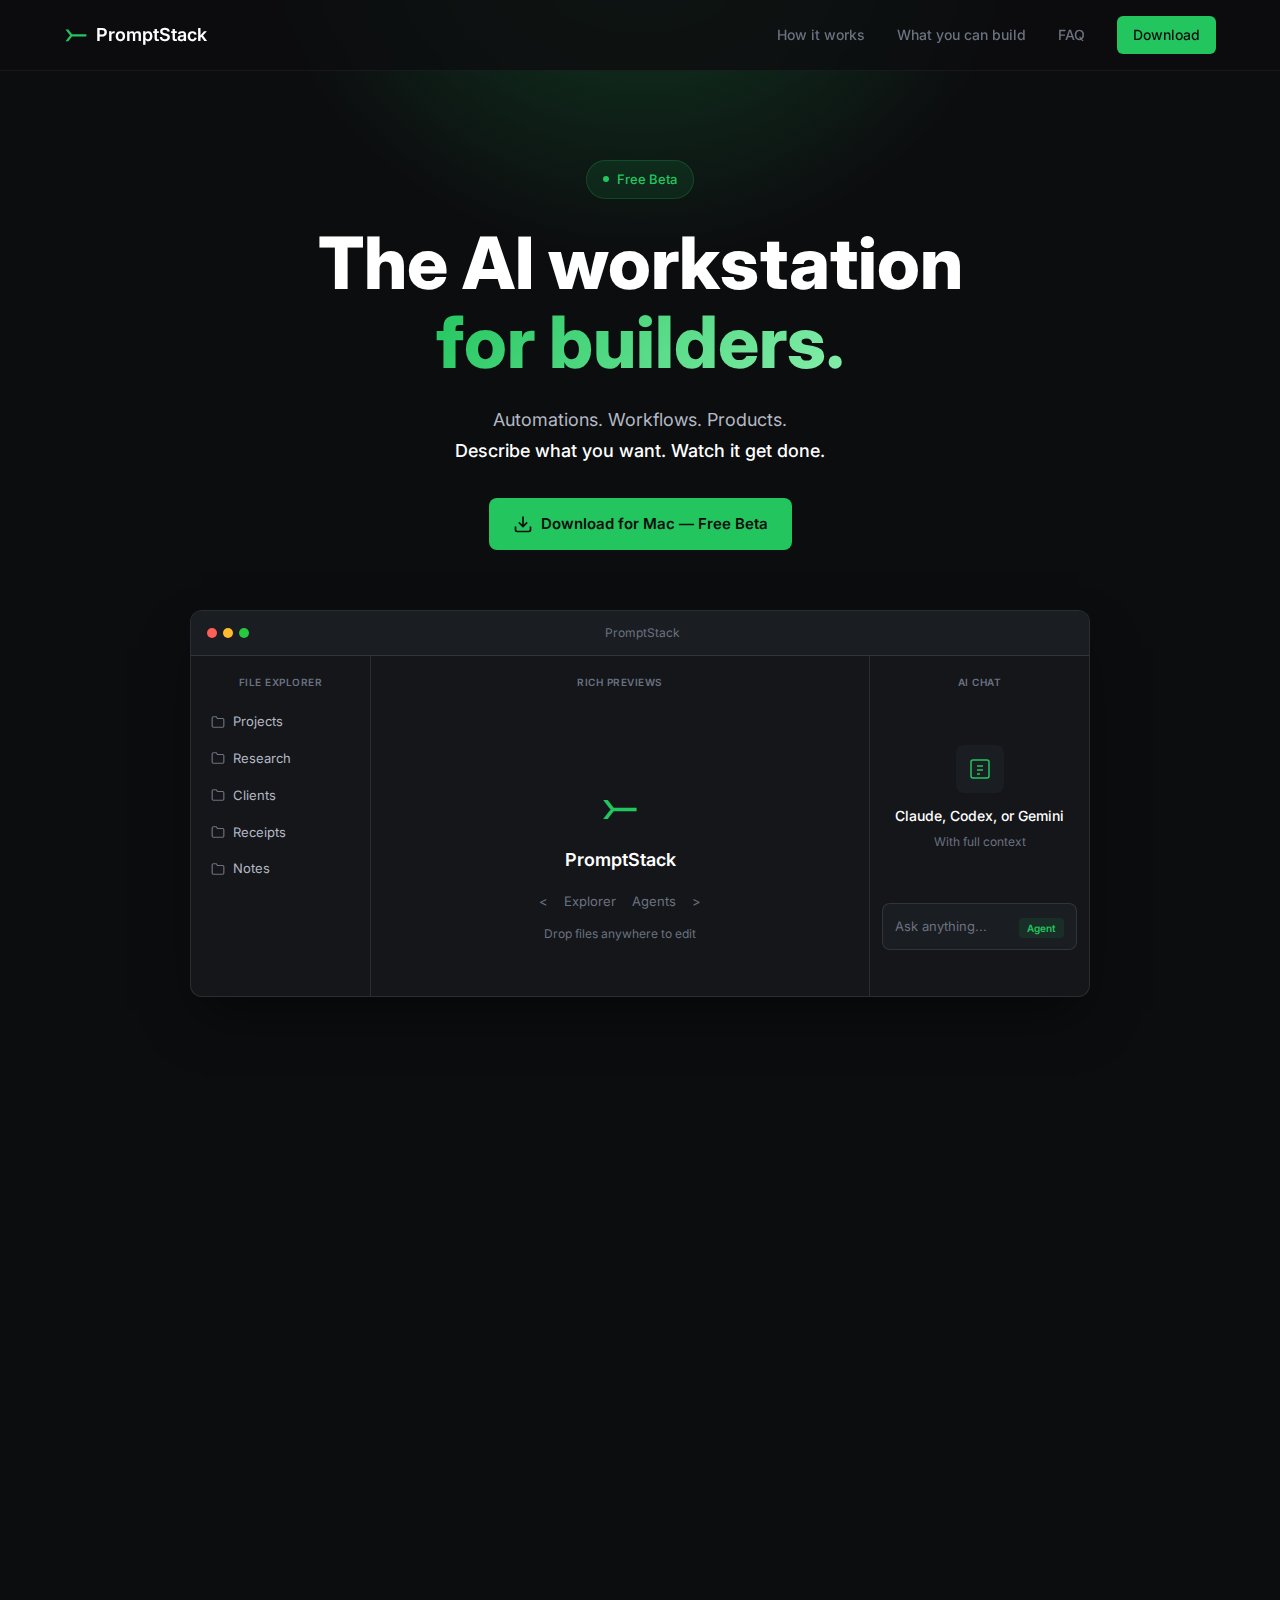
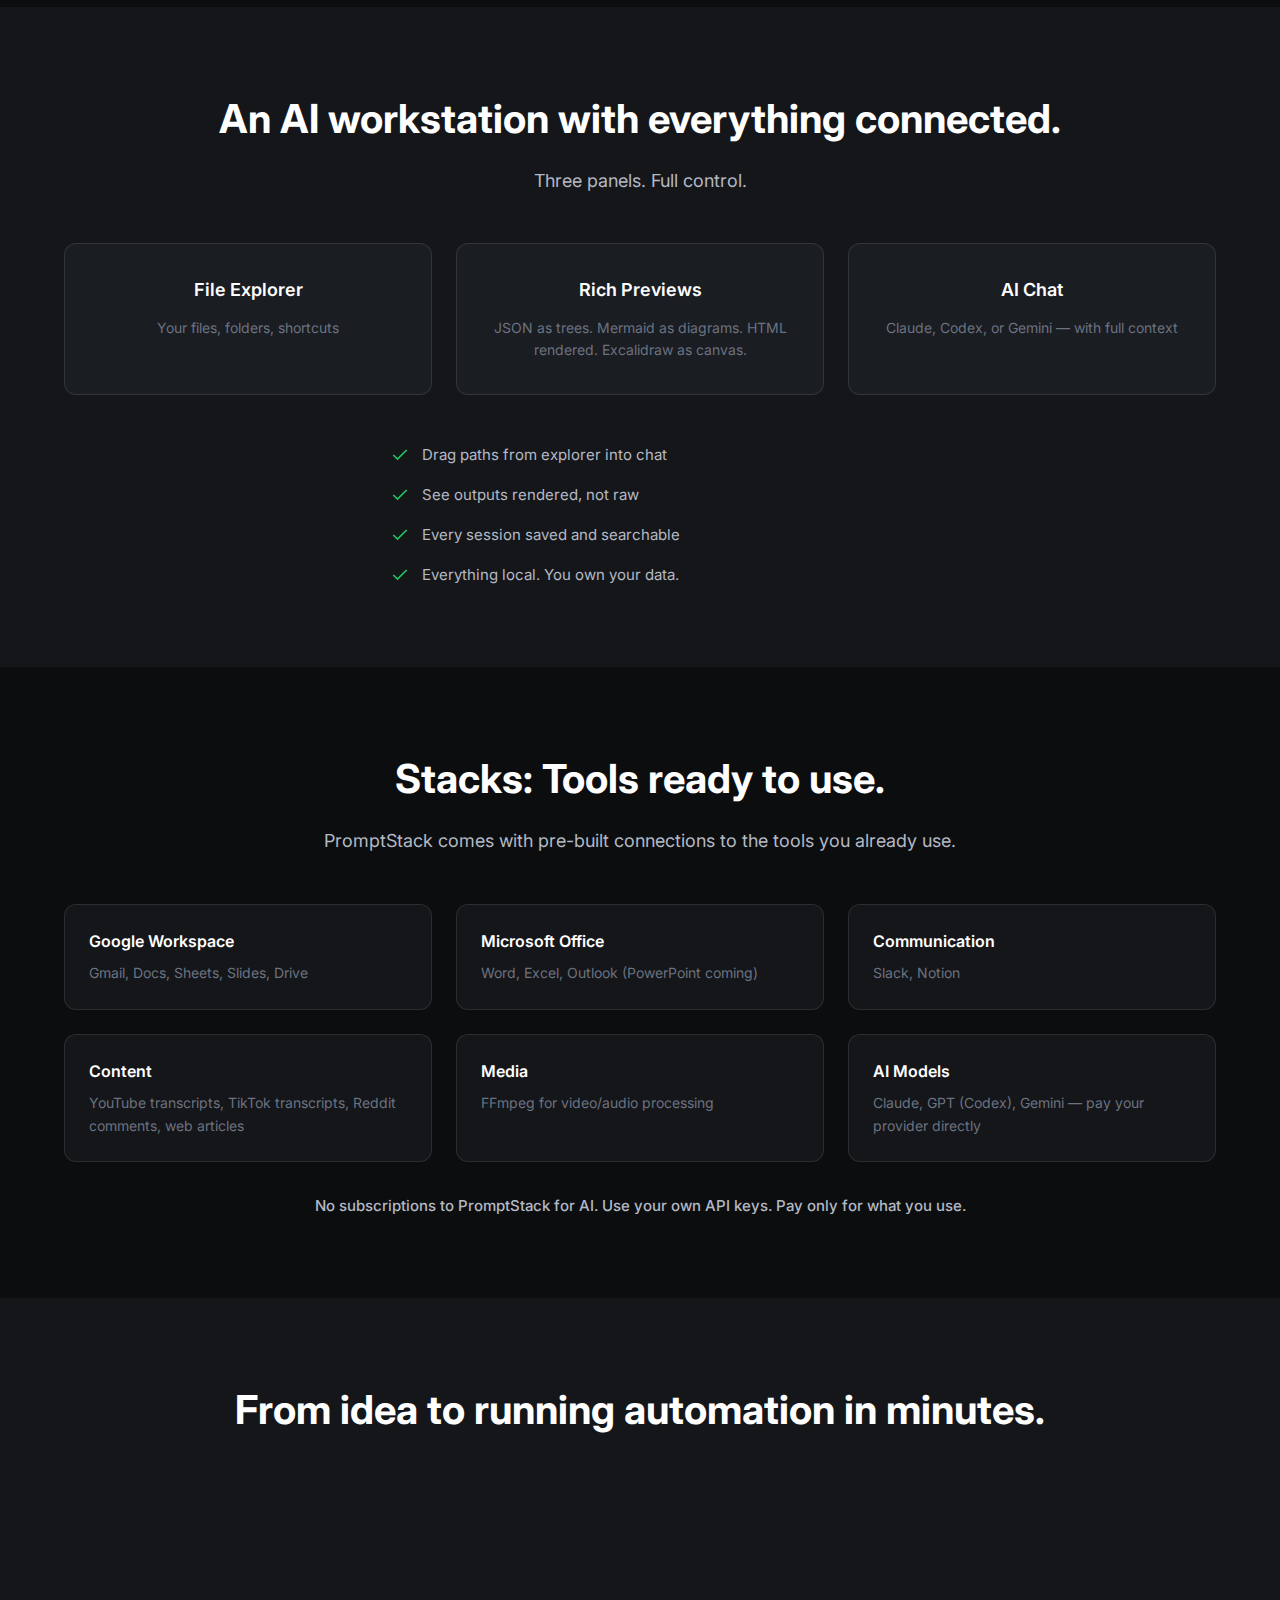
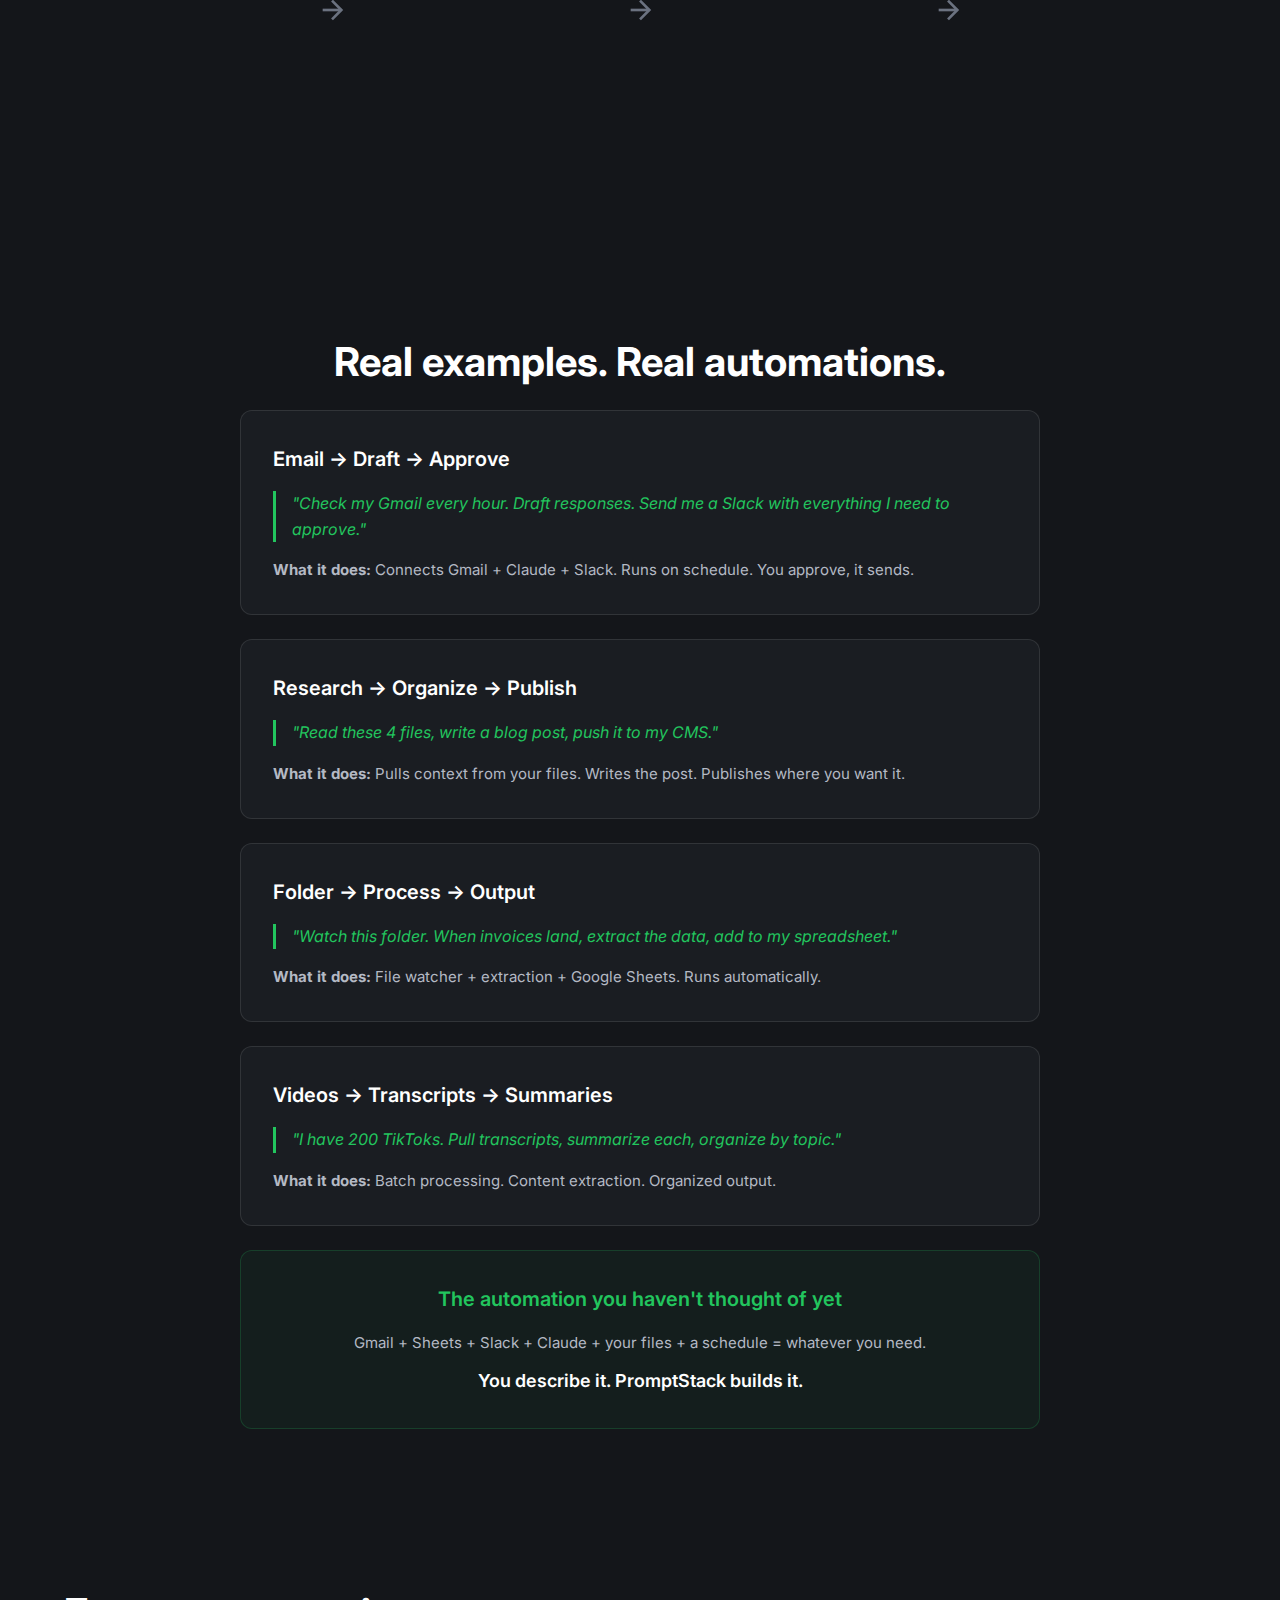
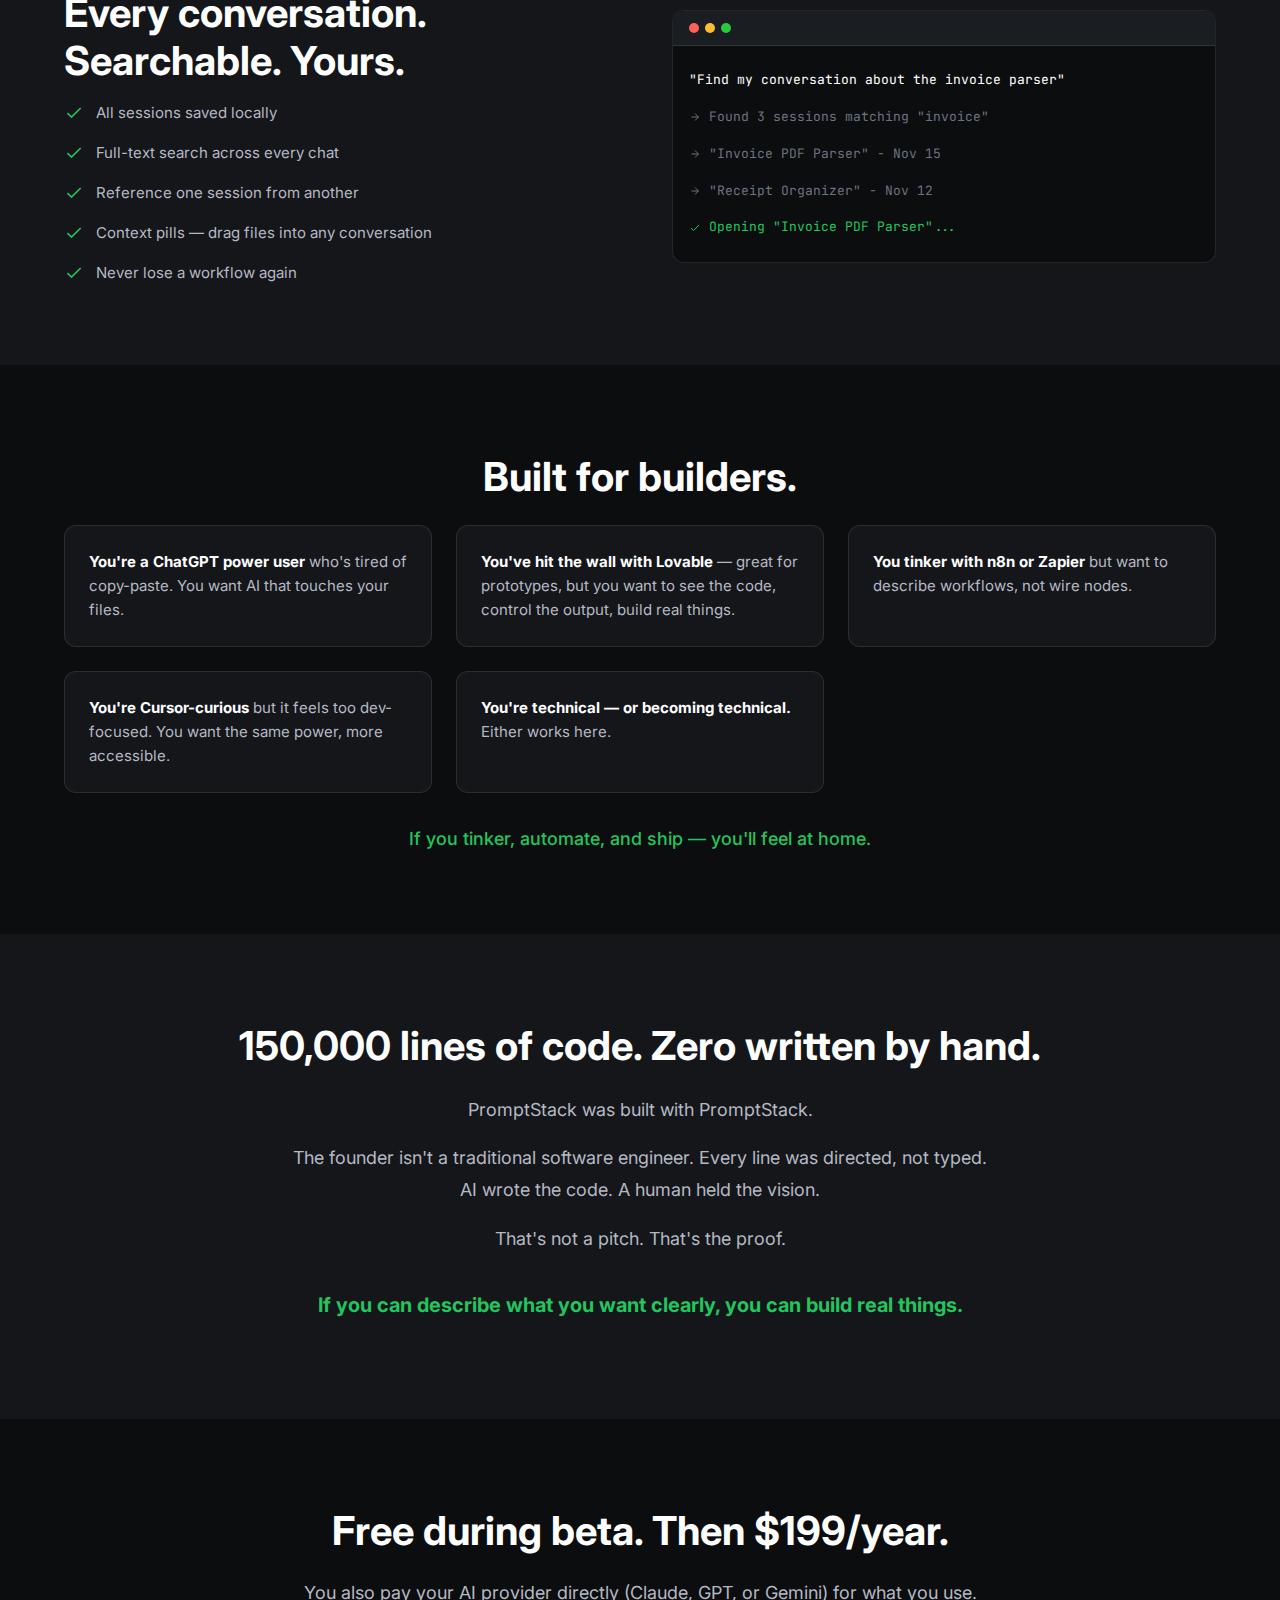
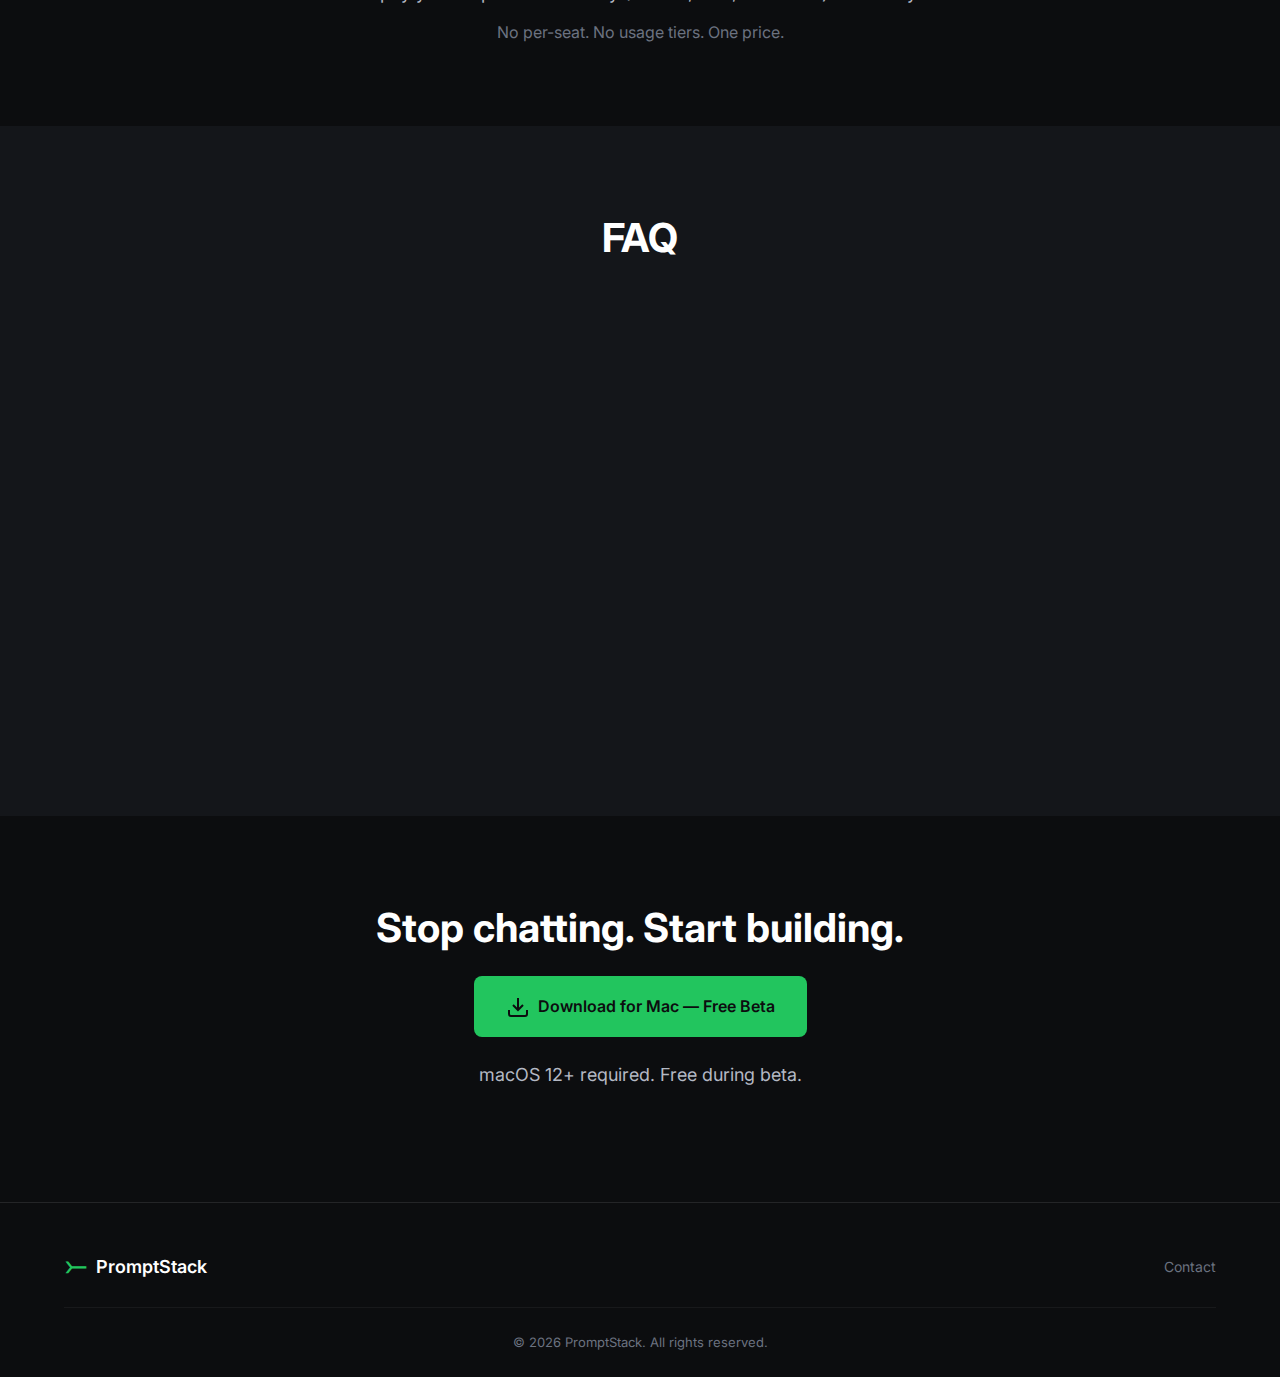
<file: index-v2.html>
<!DOCTYPE html>
<html lang="en">
<head>
  <meta charset="UTF-8">
  <meta name="viewport" content="width=device-width, initial-scale=1.0">
  <title>PromptStack - The AI workstation for builders</title>
  <meta name="description" content="The AI workstation for builders. Automations. Workflows. Products. Describe what you want. Direct the AI. Ship it.">

  <!-- Open Graph / Social -->
  <meta property="og:type" content="website">
  <meta property="og:url" content="https://prompt-stack.dev/">
  <meta property="og:title" content="PromptStack - The AI workstation for builders">
  <meta property="og:description" content="The AI workstation for builders. Automations. Workflows. Products. Describe what you want. Direct the AI. Ship it.">
  <meta property="og:image" content="https://prompt-stack.dev/og-image.png">

  <!-- Twitter -->
  <meta name="twitter:card" content="summary_large_image">
  <meta name="twitter:url" content="https://prompt-stack.dev/">
  <meta name="twitter:title" content="PromptStack - The AI workstation for builders">
  <meta name="twitter:description" content="The AI workstation for builders. Automations. Workflows. Products. Describe what you want. Direct the AI. Ship it.">
  <meta name="twitter:image" content="https://prompt-stack.dev/og-image.png">

  <!-- Canonical -->
  <link rel="canonical" href="https://prompt-stack.dev/">

  <link rel="stylesheet" href="styles.css">
  <link rel="icon" type="image/png" href="/favicon.png">
  <link rel="preconnect" href="https://fonts.googleapis.com">
  <link rel="preconnect" href="https://fonts.gstatic.com" crossorigin>
  <link href="https://fonts.googleapis.com/css2?family=Inter:wght@400;500;600;700;800&family=JetBrains+Mono:wght@400;500&display=swap" rel="stylesheet">
</head>
<body>
  <!-- Navigation -->
  <nav class="nav">
    <div class="nav-container">
      <div class="nav-logo">
        <span class="logo-icon terminal-prompt">&gt;-</span>
        <span class="logo-text">PromptStack</span>
      </div>
      <div class="nav-links">
        <a href="#how-it-works">How it works</a>
        <a href="#what-you-can-build">What you can build</a>
        <a href="#faq">FAQ</a>
        <a href="https://github.com/prompt-stack/releases/releases/latest" class="nav-cta">Download</a>
      </div>
      <button class="mobile-menu-btn" aria-label="Menu">
        <span></span>
        <span></span>
        <span></span>
      </button>
    </div>
  </nav>

  <!-- Hero Section -->
  <section class="hero">
    <div class="hero-container">
      <div class="hero-badge">
        <span class="badge-dot"></span>
        Free Beta
      </div>
      <h1 class="hero-title">
        The AI workstation<br>
        <span class="gradient-text">for builders.</span>
      </h1>
      <p class="hero-subtitle">
        Automations. Workflows. Products.<br>
        <span class="hero-emphasis">Describe what you want. Watch it get done.</span>
      </p>
      <div class="hero-cta">
        <a href="https://github.com/prompt-stack/releases/releases/latest" class="btn btn-primary">
          <svg width="20" height="20" viewBox="0 0 24 24" fill="none" stroke="currentColor" stroke-width="2">
            <path d="M21 15v4a2 2 0 0 1-2 2H5a2 2 0 0 1-2-2v-4M7 10l5 5 5-5M12 15V3"/>
          </svg>
          Download for Mac — Free Beta
        </a>
      </div>

      <!-- App Preview - Matches actual PromptStack layout -->
      <div class="hero-preview">
        <div class="preview-window">
          <div class="preview-header">
            <div class="preview-dots">
              <span class="dot red"></span>
              <span class="dot yellow"></span>
              <span class="dot green"></span>
            </div>
            <span class="preview-title">PromptStack</span>
          </div>
          <div class="preview-content">
            <!-- Left: File Explorer -->
            <div class="preview-explorer">
              <div class="panel-header">
                <span class="panel-title">FILE EXPLORER</span>
              </div>
              <div class="file-tree">
                <div class="tree-item folder">
                  <svg width="14" height="14" viewBox="0 0 24 24" fill="none" stroke="currentColor" stroke-width="2">
                    <path d="M22 19a2 2 0 0 1-2 2H4a2 2 0 0 1-2-2V5a2 2 0 0 1 2-2h5l2 3h9a2 2 0 0 1 2 2z"/>
                  </svg>
                  Projects
                </div>
                <div class="tree-item folder">
                  <svg width="14" height="14" viewBox="0 0 24 24" fill="none" stroke="currentColor" stroke-width="2">
                    <path d="M22 19a2 2 0 0 1-2 2H4a2 2 0 0 1-2-2V5a2 2 0 0 1 2-2h5l2 3h9a2 2 0 0 1 2 2z"/>
                  </svg>
                  Research
                </div>
                <div class="tree-item folder">
                  <svg width="14" height="14" viewBox="0 0 24 24" fill="none" stroke="currentColor" stroke-width="2">
                    <path d="M22 19a2 2 0 0 1-2 2H4a2 2 0 0 1-2-2V5a2 2 0 0 1 2-2h5l2 3h9a2 2 0 0 1 2 2z"/>
                  </svg>
                  Clients
                </div>
                <div class="tree-item folder">
                  <svg width="14" height="14" viewBox="0 0 24 24" fill="none" stroke="currentColor" stroke-width="2">
                    <path d="M22 19a2 2 0 0 1-2 2H4a2 2 0 0 1-2-2V5a2 2 0 0 1 2-2h5l2 3h9a2 2 0 0 1 2 2z"/>
                  </svg>
                  Receipts
                </div>
                <div class="tree-item folder">
                  <svg width="14" height="14" viewBox="0 0 24 24" fill="none" stroke="currentColor" stroke-width="2">
                    <path d="M22 19a2 2 0 0 1-2 2H4a2 2 0 0 1-2-2V5a2 2 0 0 1 2-2h5l2 3h9a2 2 0 0 1 2 2z"/>
                  </svg>
                  Notes
                </div>
              </div>
            </div>

            <!-- Middle: Rich Previews -->
            <div class="preview-viewer">
              <div class="panel-header">
                <span class="panel-title">RICH PREVIEWS</span>
              </div>
              <div class="viewer-content">
                <div class="welcome-logo">
                  <span class="logo-icon-large">&gt;-</span>
                </div>
                <div class="welcome-text">PromptStack</div>
                <div class="welcome-nav">
                  <span class="nav-arrow">&lt;</span>
                  <span>Explorer</span>
                  <span>Agents</span>
                  <span class="nav-arrow">&gt;</span>
                </div>
                <div class="welcome-hint">Drop files anywhere to edit</div>
              </div>
            </div>

            <!-- Right: AI Chat -->
            <div class="preview-agents">
              <div class="panel-header">
                <span class="panel-title">AI CHAT</span>
              </div>
              <div class="agents-content">
                <div class="agent-welcome">
                  <div class="agent-icon-wrapper">
                    <svg width="24" height="24" viewBox="0 0 24 24" fill="none" stroke="currentColor" stroke-width="1.5">
                      <rect x="3" y="3" width="18" height="18" rx="2"/>
                      <line x1="9" y1="9" x2="15" y2="9"/>
                      <line x1="9" y1="13" x2="15" y2="13"/>
                      <line x1="9" y1="17" x2="12" y2="17"/>
                    </svg>
                  </div>
                  <div class="agent-name">Claude, Codex, or Gemini</div>
                  <div class="agent-hint">With full context</div>
                </div>
                <div class="chat-input-mock">
                  <span class="input-placeholder">Ask anything...</span>
                  <div class="input-actions">
                    <span class="agent-badge">Agent</span>
                  </div>
                </div>
              </div>
            </div>
          </div>
        </div>
      </div>
    </div>
  </section>

  <!-- Problem/Solution Section -->
  <section class="problem-solution">
    <div class="container">
      <div class="comparison">
        <div class="comparison-col problem">
          <div class="comparison-header">
            <svg class="comparison-icon" width="32" height="32" viewBox="0 0 24 24" fill="none" stroke="currentColor" stroke-width="2">
              <circle cx="12" cy="12" r="10"/>
              <line x1="15" y1="9" x2="9" y2="15"/>
              <line x1="9" y1="9" x2="15" y2="15"/>
            </svg>
            <h3>ChatGPT</h3>
          </div>
          <div class="comparison-steps">
            <div class="step">"Analyze this spreadsheet..."</div>
            <div class="step-arrow">
              <svg width="16" height="16" viewBox="0 0 24 24" fill="none" stroke="currentColor" stroke-width="2">
                <line x1="12" y1="5" x2="12" y2="19"/>
                <polyline points="19 12 12 19 5 12"/>
              </svg>
            </div>
            <div class="step error">You get advice. Now do the work yourself.</div>
            <div class="step-arrow">
              <svg width="16" height="16" viewBox="0 0 24 24" fill="none" stroke="currentColor" stroke-width="2">
                <line x1="12" y1="5" x2="12" y2="19"/>
                <polyline points="19 12 12 19 5 12"/>
              </svg>
            </div>
            <div class="step error">Copy, paste, format, repeat.</div>
          </div>
        </div>
        <div class="comparison-col solution">
          <div class="comparison-header">
            <svg class="comparison-icon success" width="32" height="32" viewBox="0 0 24 24" fill="none" stroke="currentColor" stroke-width="2">
              <circle cx="12" cy="12" r="10"/>
              <polyline points="9 12 11 14 15 10"/>
            </svg>
            <h3>PromptStack</h3>
          </div>
          <div class="comparison-steps">
            <div class="step highlight">"Check my email every hour, draft responses, Slack me for approval."</div>
            <div class="step-arrow">
              <svg width="16" height="16" viewBox="0 0 24 24" fill="none" stroke="currentColor" stroke-width="2">
                <line x1="12" y1="5" x2="12" y2="19"/>
                <polyline points="19 12 12 19 5 12"/>
              </svg>
            </div>
            <div class="step highlight">It builds the automation. Runs it. You approve the results.</div>
            <div class="step-arrow">
              <svg width="16" height="16" viewBox="0 0 24 24" fill="none" stroke="currentColor" stroke-width="2">
                <line x1="12" y1="5" x2="12" y2="19"/>
                <polyline points="19 12 12 19 5 12"/>
              </svg>
            </div>
            <div class="step highlight success"><strong>You're not chatting with AI. You're directing it.</strong></div>
          </div>
        </div>
      </div>
    </div>
  </section>

  <!-- What It Is Section -->
  <section class="what-it-is">
    <div class="container">
      <h2 class="section-title">An AI workstation with everything connected.</h2>
      <p class="section-subtitle">Three panels. Full control.</p>

      <div class="panels-grid">
        <div class="panel-card">
          <h3>File Explorer</h3>
          <p>Your files, folders, shortcuts</p>
        </div>
        <div class="panel-card">
          <h3>Rich Previews</h3>
          <p>JSON as trees. Mermaid as diagrams. HTML rendered. Excalidraw as canvas.</p>
        </div>
        <div class="panel-card">
          <h3>AI Chat</h3>
          <p>Claude, Codex, or Gemini — with full context</p>
        </div>
      </div>

      <ul class="feature-list centered">
        <li>
          <svg width="20" height="20" viewBox="0 0 24 24" fill="none" stroke="currentColor" stroke-width="2">
            <polyline points="20 6 9 17 4 12"/>
          </svg>
          Drag paths from explorer into chat
        </li>
        <li>
          <svg width="20" height="20" viewBox="0 0 24 24" fill="none" stroke="currentColor" stroke-width="2">
            <polyline points="20 6 9 17 4 12"/>
          </svg>
          See outputs rendered, not raw
        </li>
        <li>
          <svg width="20" height="20" viewBox="0 0 24 24" fill="none" stroke="currentColor" stroke-width="2">
            <polyline points="20 6 9 17 4 12"/>
          </svg>
          Every session saved and searchable
        </li>
        <li>
          <svg width="20" height="20" viewBox="0 0 24 24" fill="none" stroke="currentColor" stroke-width="2">
            <polyline points="20 6 9 17 4 12"/>
          </svg>
          Everything local. You own your data.
        </li>
      </ul>
    </div>
  </section>

  <!-- Stacks: Pre-wired Integrations -->
  <section class="stacks-integrations">
    <div class="container">
      <h2 class="section-title">Stacks: Tools ready to use.</h2>
      <p class="section-subtitle">PromptStack comes with pre-built connections to the tools you already use.</p>

      <div class="integrations-grid">
        <div class="integration-card">
          <h4>Google Workspace</h4>
          <p>Gmail, Docs, Sheets, Slides, Drive</p>
        </div>
        <div class="integration-card">
          <h4>Microsoft Office</h4>
          <p>Word, Excel, Outlook (PowerPoint coming)</p>
        </div>
        <div class="integration-card">
          <h4>Communication</h4>
          <p>Slack, Notion</p>
        </div>
        <div class="integration-card">
          <h4>Content</h4>
          <p>YouTube transcripts, TikTok transcripts, Reddit comments, web articles</p>
        </div>
        <div class="integration-card">
          <h4>Media</h4>
          <p>FFmpeg for video/audio processing</p>
        </div>
        <div class="integration-card">
          <h4>AI Models</h4>
          <p>Claude, GPT (Codex), Gemini — pay your provider directly</p>
        </div>
      </div>

      <p class="integrations-note">No subscriptions to PromptStack for AI. Use your own API keys. Pay only for what you use.</p>
    </div>
  </section>

  <!-- How It Works -->
  <section id="how-it-works" class="how-it-works">
    <div class="container">
      <h2 class="section-title">From idea to running automation in minutes.</h2>

      <div class="steps-grid four-steps">
        <div class="step-card">
          <div class="step-number">1</div>
          <div class="step-icon">
            <svg width="48" height="48" viewBox="0 0 24 24" fill="none" stroke="currentColor" stroke-width="1.5">
              <path d="M21 15v4a2 2 0 0 1-2 2H5a2 2 0 0 1-2-2v-4M7 10l5 5 5-5M12 15V3"/>
            </svg>
          </div>
          <h3>Download</h3>
          <p>One app. Everything included. Sign in with your AI provider.</p>
        </div>
        <div class="step-arrow-horizontal">
          <svg width="32" height="32" viewBox="0 0 24 24" fill="none" stroke="currentColor" stroke-width="2">
            <line x1="5" y1="12" x2="19" y2="12"/>
            <polyline points="12 5 19 12 12 19"/>
          </svg>
        </div>
        <div class="step-card">
          <div class="step-number">2</div>
          <div class="step-icon">
            <svg width="48" height="48" viewBox="0 0 24 24" fill="none" stroke="currentColor" stroke-width="1.5">
              <path d="M22 19a2 2 0 0 1-2 2H4a2 2 0 0 1-2-2V5a2 2 0 0 1 2-2h5l2 3h9a2 2 0 0 1 2 2z"/>
            </svg>
          </div>
          <h3>Point to your files</h3>
          <p>Your file system is your workspace. Full context, zero copy-paste.</p>
        </div>
        <div class="step-arrow-horizontal">
          <svg width="32" height="32" viewBox="0 0 24 24" fill="none" stroke="currentColor" stroke-width="2">
            <line x1="5" y1="12" x2="19" y2="12"/>
            <polyline points="12 5 19 12 12 19"/>
          </svg>
        </div>
        <div class="step-card">
          <div class="step-number">3</div>
          <div class="step-icon">
            <svg width="48" height="48" viewBox="0 0 24 24" fill="none" stroke="currentColor" stroke-width="1.5">
              <path d="M21 15a2 2 0 0 1-2 2H7l-4 4V5a2 2 0 0 1 2-2h14a2 2 0 0 1 2 2z"/>
            </svg>
          </div>
          <h3>Describe what you want</h3>
          <p>"When X happens, do Y, then Z." The AI builds it.</p>
        </div>
        <div class="step-arrow-horizontal">
          <svg width="32" height="32" viewBox="0 0 24 24" fill="none" stroke="currentColor" stroke-width="2">
            <line x1="5" y1="12" x2="19" y2="12"/>
            <polyline points="12 5 19 12 12 19"/>
          </svg>
        </div>
        <div class="step-card">
          <div class="step-number">4</div>
          <div class="step-icon">
            <svg width="48" height="48" viewBox="0 0 24 24" fill="none" stroke="currentColor" stroke-width="1.5">
              <polygon points="5 3 19 12 5 21 5 3"/>
            </svg>
          </div>
          <h3>Watch it run</h3>
          <p>See outputs rendered. Refine until it's right. Schedule it to run automatically.</p>
        </div>
      </div>
    </div>
  </section>

  <!-- What You Can Build Section -->
  <section id="what-you-can-build" class="stacks-section">
    <div class="container">
      <h2 class="section-title">Real examples. Real automations.</h2>

      <div class="automation-examples">
        <div class="automation-card">
          <h3>Email → Draft → Approve</h3>
          <p class="automation-prompt">"Check my Gmail every hour. Draft responses. Send me a Slack with everything I need to approve."</p>
          <p class="automation-description"><strong>What it does:</strong> Connects Gmail + Claude + Slack. Runs on schedule. You approve, it sends.</p>
        </div>

        <div class="automation-card">
          <h3>Research → Organize → Publish</h3>
          <p class="automation-prompt">"Read these 4 files, write a blog post, push it to my CMS."</p>
          <p class="automation-description"><strong>What it does:</strong> Pulls context from your files. Writes the post. Publishes where you want it.</p>
        </div>

        <div class="automation-card">
          <h3>Folder → Process → Output</h3>
          <p class="automation-prompt">"Watch this folder. When invoices land, extract the data, add to my spreadsheet."</p>
          <p class="automation-description"><strong>What it does:</strong> File watcher + extraction + Google Sheets. Runs automatically.</p>
        </div>

        <div class="automation-card">
          <h3>Videos → Transcripts → Summaries</h3>
          <p class="automation-prompt">"I have 200 TikToks. Pull transcripts, summarize each, organize by topic."</p>
          <p class="automation-description"><strong>What it does:</strong> Batch processing. Content extraction. Organized output.</p>
        </div>

        <div class="automation-card featured">
          <h3>The automation you haven't thought of yet</h3>
          <p class="automation-description">Gmail + Sheets + Slack + Claude + your files + a schedule = whatever you need.</p>
          <p class="automation-tagline">You describe it. PromptStack builds it.</p>
        </div>
      </div>

    </div>
  </section>

  <!-- Session Management Section -->
  <section class="file-access">
    <div class="container">
      <div class="file-access-content">
        <div class="file-access-text">
          <h2>Every conversation.<br>Searchable. Yours.</h2>
          <ul class="feature-list">
            <li>
              <svg width="20" height="20" viewBox="0 0 24 24" fill="none" stroke="currentColor" stroke-width="2">
                <polyline points="20 6 9 17 4 12"/>
              </svg>
              All sessions saved locally
            </li>
            <li>
              <svg width="20" height="20" viewBox="0 0 24 24" fill="none" stroke="currentColor" stroke-width="2">
                <polyline points="20 6 9 17 4 12"/>
              </svg>
              Full-text search across every chat
            </li>
            <li>
              <svg width="20" height="20" viewBox="0 0 24 24" fill="none" stroke="currentColor" stroke-width="2">
                <polyline points="20 6 9 17 4 12"/>
              </svg>
              Reference one session from another
            </li>
            <li>
              <svg width="20" height="20" viewBox="0 0 24 24" fill="none" stroke="currentColor" stroke-width="2">
                <polyline points="20 6 9 17 4 12"/>
              </svg>
              Context pills — drag files into any conversation
            </li>
            <li>
              <svg width="20" height="20" viewBox="0 0 24 24" fill="none" stroke="currentColor" stroke-width="2">
                <polyline points="20 6 9 17 4 12"/>
              </svg>
              Never lose a workflow again
            </li>
          </ul>
        </div>
        <div class="file-access-demo">
          <div class="terminal-window">
            <div class="terminal-header">
              <div class="preview-dots">
                <span class="dot red"></span>
                <span class="dot yellow"></span>
                <span class="dot green"></span>
              </div>
            </div>
            <div class="terminal-content">
              <div class="terminal-line prompt">"Find my conversation about the invoice parser"</div>
              <div class="terminal-line output">
                <svg class="terminal-prefix" width="12" height="12" viewBox="0 0 24 24" fill="none" stroke="currentColor" stroke-width="2">
                  <line x1="5" y1="12" x2="19" y2="12"/>
                  <polyline points="12 5 19 12 12 19"/>
                </svg>
                Found 3 sessions matching "invoice"
              </div>
              <div class="terminal-line output">
                <svg class="terminal-prefix" width="12" height="12" viewBox="0 0 24 24" fill="none" stroke="currentColor" stroke-width="2">
                  <line x1="5" y1="12" x2="19" y2="12"/>
                  <polyline points="12 5 19 12 12 19"/>
                </svg>
                "Invoice PDF Parser" - Nov 15
              </div>
              <div class="terminal-line output">
                <svg class="terminal-prefix" width="12" height="12" viewBox="0 0 24 24" fill="none" stroke="currentColor" stroke-width="2">
                  <line x1="5" y1="12" x2="19" y2="12"/>
                  <polyline points="12 5 19 12 12 19"/>
                </svg>
                "Receipt Organizer" - Nov 12
              </div>
              <div class="terminal-line output success">
                <svg class="terminal-prefix" width="12" height="12" viewBox="0 0 24 24" fill="none" stroke="currentColor" stroke-width="2">
                  <polyline points="20 6 9 17 4 12"/>
                </svg>
                Opening "Invoice PDF Parser"...
              </div>
            </div>
          </div>
        </div>
      </div>
    </div>
  </section>

  <!-- Who It's For Section -->
  <section class="who-its-for">
    <div class="container">
      <h2 class="section-title">Built for builders.</h2>

      <div class="personas-grid">
        <div class="persona-card">
          <p><strong>You're a ChatGPT power user</strong> who's tired of copy-paste. You want AI that touches your files.</p>
        </div>
        <div class="persona-card">
          <p><strong>You've hit the wall with Lovable</strong> — great for prototypes, but you want to see the code, control the output, build real things.</p>
        </div>
        <div class="persona-card">
          <p><strong>You tinker with n8n or Zapier</strong> but want to describe workflows, not wire nodes.</p>
        </div>
        <div class="persona-card">
          <p><strong>You're Cursor-curious</strong> but it feels too dev-focused. You want the same power, more accessible.</p>
        </div>
        <div class="persona-card">
          <p><strong>You're technical — or becoming technical.</strong> Either works here.</p>
        </div>
      </div>

      <p class="personas-tagline">If you tinker, automate, and ship — you'll feel at home.</p>
    </div>
  </section>

  <!-- Proof Section -->
  <section class="proof-section">
    <div class="container">
      <h2 class="section-title">150,000 lines of code. Zero written by hand.</h2>
      <div class="proof-content">
        <p>PromptStack was built with PromptStack.</p>
        <p>The founder isn't a traditional software engineer. Every line was directed, not typed. AI wrote the code. A human held the vision.</p>
        <p>That's not a pitch. That's the proof.</p>
        <p class="proof-emphasis"><strong>If you can describe what you want clearly, you can build real things.</strong></p>
      </div>
    </div>
  </section>

  <!-- Pricing Section -->
  <section class="pricing-section">
    <div class="container">
      <h2 class="section-title">Free during beta. Then $199/year.</h2>
      <p class="pricing-details">You also pay your AI provider directly (Claude, GPT, or Gemini) for what you use.</p>
      <p class="pricing-note">No per-seat. No usage tiers. One price.</p>
    </div>
  </section>

  <!-- FAQ Section -->
  <section id="faq" class="faq-section">
    <div class="container">
      <h2 class="section-title">FAQ</h2>

      <div class="faq-grid">
        <div class="faq-item">
          <h3>Do I need to know how to code?</h3>
          <p>No. But you should want to build things. If you tinker, automate, and ship — you'll feel at home. This isn't a tool for passive consumption.</p>
        </div>
        <div class="faq-item">
          <h3>What does it cost?</h3>
          <p>Free during beta. After that, $199/year. You pay your AI provider separately for API usage.</p>
        </div>
        <div class="faq-item">
          <h3>Where does my data go?</h3>
          <p>Your files stay on your machine. Conversations go to your AI provider (that's how AI works). PromptStack doesn't store or collect your data. Telemetry is opt-in only.</p>
        </div>
        <div class="faq-item">
          <h3>How is this different from ChatGPT?</h3>
          <p>ChatGPT is a chat window. You talk, it responds, you copy-paste the output somewhere else. PromptStack is a workstation — it sees your files, builds automations, runs them, and saves everything.</p>
        </div>
        <div class="faq-item">
          <h3>How is this different from Cursor?</h3>
          <p>Cursor is an IDE for software engineers who write code. PromptStack is a workstation for builders who direct AI. You don't need to know TypeScript. You need to know what you want.</p>
        </div>
        <div class="faq-item">
          <h3>How is this different from Lovable?</h3>
          <p>Lovable is great for quick prototypes. But you can't see all the code, can't reference your own files, can't control the architecture. When you're ready to build real systems — not demos — that's PromptStack.</p>
        </div>
        <div class="faq-item">
          <h3>How is this different from n8n?</h3>
          <p>n8n is node-based automation. You wire boxes together. PromptStack is AI-native — you describe what you want, the AI figures out the wiring. Less configuration, more conversation.</p>
        </div>
        <div class="faq-item">
          <h3>Is it safe?</h3>
          <p>PromptStack has pre-configured safety measures. You can adjust them. We recommend RUDI (Responsible Use of Digital Intelligence) principles.</p>
        </div>
      </div>
    </div>
  </section>

  <!-- Final CTA -->
  <section id="download" class="final-cta">
    <div class="container">
      <h2>Stop chatting. Start building.</h2>
      <div class="cta-buttons">
        <a href="https://github.com/prompt-stack/releases/releases/latest" class="btn btn-primary btn-large">
          <svg width="24" height="24" viewBox="0 0 24 24" fill="none" stroke="currentColor" stroke-width="2">
            <path d="M21 15v4a2 2 0 0 1-2 2H5a2 2 0 0 1-2-2v-4M7 10l5 5 5-5M12 15V3"/>
          </svg>
          Download for Mac — Free Beta
        </a>
      </div>
      <p class="cta-note">macOS 12+ required. Free during beta.</p>
    </div>
  </section>

  <!-- Footer -->
  <footer class="footer">
    <div class="container">
      <div class="footer-content">
        <div class="footer-brand">
          <span class="logo-icon terminal-prompt">&gt;-</span>
          <span class="logo-text">PromptStack</span>
        </div>
        <div class="footer-links">
          <a href="mailto:promptstackdev@gmail.com">Contact</a>
        </div>
      </div>
      <div class="footer-bottom">
        <p>&copy; 2026 PromptStack. All rights reserved.</p>
      </div>
    </div>
  </footer>

  <script src="script.js"></script>
</body>
</html>
</file>
<file: styles.css>
/* =================================
   PROMPT STACK LANDING PAGE
   Complete standalone CSS
   ================================= */

/* CSS Variables */
:root {
  /* Colors */
  --bg-primary: #0c0d0f;
  --bg-secondary: #14161a;
  --bg-elevated: #1a1d22;
  --bg-popup: #1e2128;

  --text-heading: #ffffff;
  --text-body: #b4b9c4;
  --text-muted: #6b7280;

  --accent: #22c55e;
  --accent-hover: #4ade80;
  --accent-glow: rgba(34, 197, 94, 0.3);

  --success: #22c55e;
  --error: #ef4444;

  --border-default: rgba(255, 255, 255, 0.1);
  --border-subtle: rgba(255, 255, 255, 0.05);

  /* Spacing */
  --container-max: 1200px;
  --section-padding: 80px;

  /* Typography */
  --font-sans: 'Inter', -apple-system, BlinkMacSystemFont, 'Segoe UI', sans-serif;
  --font-mono: 'JetBrains Mono', 'SF Mono', Monaco, monospace;
}

/* Reset & Base */
*, *::before, *::after {
  box-sizing: border-box;
  margin: 0;
  padding: 0;
}

html {
  scroll-behavior: smooth;
}

body {
  font-family: var(--font-sans);
  background: var(--bg-primary);
  color: var(--text-body);
  line-height: 1.6;
  -webkit-font-smoothing: antialiased;
}

a {
  color: inherit;
  text-decoration: none;
}

img {
  max-width: 100%;
  height: auto;
}

/* Container */
.container {
  max-width: var(--container-max);
  margin: 0 auto;
  padding: 0 24px;
}

/* =================================
   NAVIGATION
   ================================= */

.nav {
  position: fixed;
  top: 0;
  left: 0;
  right: 0;
  z-index: 100;
  background: rgba(12, 13, 15, 0.8);
  backdrop-filter: blur(12px);
  border-bottom: 1px solid var(--border-subtle);
}

.nav-container {
  max-width: var(--container-max);
  margin: 0 auto;
  padding: 16px 24px;
  display: flex;
  align-items: center;
  justify-content: space-between;
}

.nav-logo {
  display: flex;
  align-items: center;
  gap: 8px;
}

.logo-icon {
  color: var(--accent);
  font-family: var(--font-mono);
  font-weight: 600;
  font-size: 20px;
}

.logo-text {
  color: var(--text-heading);
  font-weight: 600;
  font-size: 18px;
}

.nav-links {
  display: flex;
  align-items: center;
  gap: 32px;
}

.nav-links a {
  color: var(--text-muted);
  font-size: 14px;
  font-weight: 500;
  transition: color 0.2s;
}

.nav-links a:hover {
  color: var(--text-heading);
}

.nav-cta {
  background: var(--accent);
  color: var(--bg-primary) !important;
  padding: 8px 16px;
  border-radius: 6px;
  font-weight: 600;
}

.nav-cta:hover {
  background: var(--accent-hover);
}

.mobile-menu-btn {
  display: none;
  flex-direction: column;
  gap: 4px;
  background: none;
  border: none;
  cursor: pointer;
  padding: 4px;
}

.mobile-menu-btn span {
  display: block;
  width: 20px;
  height: 2px;
  background: var(--text-body);
  transition: 0.2s;
}

/* =================================
   HERO SECTION
   ================================= */

.hero {
  padding: 160px 0 80px;
  position: relative;
  overflow: hidden;
}

.hero::before {
  content: '';
  position: absolute;
  top: -50%;
  left: 50%;
  transform: translateX(-50%);
  width: 800px;
  height: 800px;
  background: radial-gradient(circle, var(--accent-glow) 0%, transparent 70%);
  pointer-events: none;
}

.hero-container {
  position: relative;
  max-width: var(--container-max);
  margin: 0 auto;
  padding: 0 24px;
  text-align: center;
}

.hero-badge {
  display: inline-flex;
  align-items: center;
  gap: 8px;
  background: rgba(34, 197, 94, 0.1);
  border: 1px solid rgba(34, 197, 94, 0.2);
  border-radius: 100px;
  padding: 8px 16px;
  font-size: 13px;
  color: var(--accent);
  font-weight: 500;
  margin-bottom: 24px;
}

.badge-dot {
  width: 6px;
  height: 6px;
  background: var(--accent);
  border-radius: 50%;
  animation: pulse 2s infinite;
}

@keyframes pulse {
  0%, 100% { opacity: 1; }
  50% { opacity: 0.5; }
}

.hero-title {
  font-size: clamp(40px, 6vw, 72px);
  font-weight: 800;
  line-height: 1.1;
  color: var(--text-heading);
  margin-bottom: 24px;
}

.gradient-text {
  background: linear-gradient(135deg, var(--accent) 0%, #86efac 100%);
  -webkit-background-clip: text;
  -webkit-text-fill-color: transparent;
  background-clip: text;
}

.hero-subtitle {
  font-size: 18px;
  color: var(--text-body);
  max-width: 600px;
  margin: 0 auto 32px;
  line-height: 1.7;
}

.hero-emphasis {
  color: var(--text-heading);
  font-weight: 500;
}

.hero-cta {
  display: flex;
  gap: 16px;
  justify-content: center;
  flex-wrap: wrap;
  margin-bottom: 60px;
}

/* =================================
   BUTTONS
   ================================= */

.btn {
  display: inline-flex;
  align-items: center;
  gap: 8px;
  padding: 14px 24px;
  border-radius: 8px;
  font-size: 15px;
  font-weight: 600;
  transition: all 0.2s;
  cursor: pointer;
  border: none;
}

.btn-primary {
  background: var(--accent);
  color: var(--bg-primary);
}

.btn-primary:hover {
  background: var(--accent-hover);
  transform: translateY(-1px);
}

.btn-secondary {
  background: var(--bg-elevated);
  color: var(--text-heading);
  border: 1px solid var(--border-default);
}

.btn-secondary:hover {
  background: var(--bg-popup);
  border-color: rgba(255, 255, 255, 0.2);
}

.btn-outline {
  background: transparent;
  color: var(--text-body);
  border: 1px solid var(--border-default);
}

.btn-outline:hover {
  background: var(--bg-elevated);
  color: var(--text-heading);
}

.btn-large {
  padding: 18px 32px;
  font-size: 16px;
}

.btn-badge {
  background: rgba(0, 0, 0, 0.2);
  padding: 2px 8px;
  border-radius: 4px;
  font-size: 12px;
  font-weight: 700;
}

/* =================================
   APP PREVIEW
   ================================= */

.hero-preview {
  max-width: 900px;
  margin: 0 auto;
}

.preview-window {
  background: var(--bg-secondary);
  border: 1px solid var(--border-default);
  border-radius: 12px;
  overflow: hidden;
  box-shadow: 0 25px 50px -12px rgba(0, 0, 0, 0.5);
}

.preview-header {
  display: flex;
  align-items: center;
  gap: 12px;
  padding: 12px 16px;
  background: var(--bg-elevated);
  border-bottom: 1px solid var(--border-default);
}

.preview-dots {
  display: flex;
  gap: 6px;
}

.dot {
  width: 10px;
  height: 10px;
  border-radius: 50%;
}

.dot.red { background: #ff5f56; }
.dot.yellow { background: #ffbd2e; }
.dot.green { background: #27c93f; }

.preview-title {
  color: var(--text-muted);
  font-size: 12px;
  flex: 1;
  text-align: center;
  margin-right: 50px;
}

.preview-content {
  display: grid;
  grid-template-columns: 180px 1fr 220px;
  min-height: 340px;
}

.preview-explorer,
.preview-viewer,
.preview-agents {
  padding: 12px;
}

.preview-explorer {
  border-right: 1px solid var(--border-default);
}

.preview-agents {
  border-left: 1px solid var(--border-default);
  padding-bottom: 20px;
}

.panel-header {
  margin-bottom: 12px;
}

.panel-title {
  font-size: 10px;
  font-weight: 600;
  letter-spacing: 0.5px;
  color: var(--text-muted);
}

.file-tree {
  display: flex;
  flex-direction: column;
  gap: 4px;
}

.tree-item {
  display: flex;
  align-items: center;
  gap: 8px;
  padding: 6px 8px;
  border-radius: 4px;
  font-size: 13px;
  color: var(--text-body);
}

.tree-item:hover {
  background: var(--bg-elevated);
}

.tree-item svg {
  color: var(--text-muted);
}

.viewer-content {
  display: flex;
  flex-direction: column;
  align-items: center;
  justify-content: center;
  height: 100%;
  text-align: center;
}

.welcome-logo {
  margin-bottom: 12px;
}

.logo-icon-large {
  font-size: 32px;
  color: var(--accent);
  font-family: var(--font-mono);
  font-weight: 600;
}

.welcome-text {
  font-size: 18px;
  font-weight: 600;
  color: var(--text-heading);
  margin-bottom: 16px;
}

.welcome-nav {
  display: flex;
  gap: 16px;
  color: var(--text-muted);
  font-size: 13px;
  margin-bottom: 12px;
}

.nav-arrow {
  color: var(--text-muted);
}

.welcome-hint {
  font-size: 12px;
  color: var(--text-muted);
}

.agents-content {
  display: flex;
  flex-direction: column;
  height: 100%;
}

.agent-welcome {
  display: flex;
  flex-direction: column;
  align-items: center;
  justify-content: center;
  text-align: center;
  padding: 40px 0;
}

.agent-icon-wrapper {
  width: 48px;
  height: 48px;
  display: flex;
  align-items: center;
  justify-content: center;
  background: var(--bg-elevated);
  border-radius: 8px;
  margin-bottom: 12px;
}

.agent-icon-wrapper svg {
  color: var(--accent);
}

.agent-name {
  font-size: 14px;
  font-weight: 500;
  color: var(--text-heading);
  margin-bottom: 4px;
}

.agent-hint {
  font-size: 12px;
  color: var(--text-muted);
}

.chat-input-mock {
  display: flex;
  align-items: center;
  justify-content: space-between;
  background: var(--bg-elevated);
  border: 1px solid var(--border-default);
  border-radius: 8px;
  padding: 10px 12px;
  margin-top: 12px;
}

.input-placeholder {
  font-size: 13px;
  color: var(--text-muted);
}

.agent-badge {
  font-size: 10px;
  font-weight: 600;
  color: var(--accent);
  background: rgba(34, 197, 94, 0.1);
  padding: 4px 8px;
  border-radius: 4px;
}

/* =================================
   PROBLEM/SOLUTION SECTION
   ================================= */

.problem-solution {
  padding: var(--section-padding) 0;
}

.comparison {
  display: grid;
  grid-template-columns: 1fr 1fr;
  gap: 32px;
  max-width: 900px;
  margin: 0 auto;
}

.comparison-col {
  padding: 32px;
  border-radius: 12px;
  border: 1px solid var(--border-default);
}

.comparison-col.problem {
  background: rgba(239, 68, 68, 0.05);
  border-color: rgba(239, 68, 68, 0.2);
}

.comparison-col.solution {
  background: rgba(34, 197, 94, 0.05);
  border-color: rgba(34, 197, 94, 0.2);
}

.comparison-header {
  display: flex;
  align-items: center;
  gap: 12px;
  margin-bottom: 24px;
}

.comparison-icon {
  color: var(--error);
}

.comparison-icon.success {
  color: var(--success);
}

.comparison-header h3 {
  font-size: 18px;
  font-weight: 600;
  color: var(--text-heading);
}

.comparison-steps {
  display: flex;
  flex-direction: column;
  gap: 8px;
}

.step {
  padding: 12px 16px;
  background: var(--bg-elevated);
  border-radius: 8px;
  font-size: 14px;
  color: var(--text-body);
}

.step.error {
  color: var(--error);
}

.step.highlight {
  color: var(--text-heading);
}

.step.success {
  color: var(--success);
  font-weight: 500;
}

.step-arrow {
  display: flex;
  justify-content: center;
  color: var(--text-muted);
}

/* =================================
   HOW IT WORKS
   ================================= */

.how-it-works {
  padding: var(--section-padding) 0;
  background: var(--bg-secondary);
}

.section-title {
  font-size: clamp(28px, 4vw, 40px);
  font-weight: 700;
  color: var(--text-heading);
  text-align: center;
  margin-bottom: 16px;
}

.section-subtitle {
  font-size: 18px;
  color: var(--text-body);
  text-align: center;
  margin-bottom: 48px;
}

.steps-grid {
  display: flex;
  align-items: center;
  justify-content: center;
  gap: 24px;
  flex-wrap: wrap;
}

.step-card {
  flex: 1;
  min-width: 250px;
  max-width: 300px;
  padding: 32px 24px;
  background: var(--bg-elevated);
  border: 1px solid var(--border-default);
  border-radius: 12px;
  text-align: center;
}

.step-number {
  display: inline-flex;
  align-items: center;
  justify-content: center;
  width: 32px;
  height: 32px;
  background: var(--accent);
  color: var(--bg-primary);
  font-weight: 700;
  font-size: 14px;
  border-radius: 50%;
  margin-bottom: 16px;
}

.step-icon {
  margin-bottom: 16px;
  color: var(--text-muted);
}

.step-card h3 {
  font-size: 18px;
  font-weight: 600;
  color: var(--text-heading);
  margin-bottom: 8px;
}

.step-card p {
  font-size: 14px;
  color: var(--text-muted);
  line-height: 1.6;
}

.step-arrow-horizontal {
  color: var(--text-muted);
}

/* =================================
   WHAT IT IS SECTION
   ================================= */

.what-it-is {
  padding: var(--section-padding) 0;
  background: var(--bg-secondary);
}

.panels-grid {
  display: grid;
  grid-template-columns: repeat(3, 1fr);
  gap: 24px;
  margin-bottom: 48px;
}

.panel-card {
  padding: 32px 24px;
  background: var(--bg-elevated);
  border: 1px solid var(--border-default);
  border-radius: 12px;
  text-align: center;
}

.panel-card h3 {
  font-size: 18px;
  font-weight: 600;
  color: var(--text-heading);
  margin-bottom: 12px;
}

.panel-card p {
  font-size: 14px;
  color: var(--text-muted);
  line-height: 1.6;
}

.feature-list.centered {
  max-width: 500px;
  margin: 0 auto;
}

/* What It Is - Three Panel Preview */
.what-it-is-preview {
  max-width: 900px;
  margin: 0 auto 48px;
}

.what-it-is-preview .preview-content.three-panels {
  display: grid;
  grid-template-columns: 1fr 1.5fr 1fr;
  min-height: 280px;
}

.panel-section {
  padding: 16px;
  display: flex;
  flex-direction: column;
  border-right: 1px solid var(--border-default);
}

.panel-section:last-child {
  border-right: none;
}

.panel-section.middle {
  background: var(--bg-primary);
}

.panel-label {
  font-size: 10px;
  font-weight: 600;
  letter-spacing: 0.5px;
  color: var(--text-muted);
  margin-bottom: 12px;
}

.panel-demo {
  flex: 1;
  display: flex;
  flex-direction: column;
  gap: 6px;
}

.panel-caption {
  font-size: 11px;
  color: var(--text-muted);
  margin-top: 12px;
  line-height: 1.4;
}

/* Explorer demo */
.demo-item {
  display: flex;
  align-items: center;
  gap: 8px;
  padding: 4px 8px;
  font-size: 12px;
  color: var(--text-body);
  border-radius: 4px;
}

.demo-item:hover {
  background: var(--bg-elevated);
}

.demo-item.sub {
  padding-left: 24px;
}

.folder-icon, .file-icon {
  font-size: 14px;
}

/* Preview demo - diagram */
.preview-demo {
  display: flex;
  align-items: center;
  justify-content: center;
}

.demo-diagram {
  display: flex;
  align-items: center;
  gap: 12px;
}

.diagram-node {
  padding: 8px 16px;
  background: var(--bg-elevated);
  border: 1px solid var(--accent);
  border-radius: 6px;
  font-size: 12px;
  color: var(--accent);
}

.diagram-arrow {
  color: var(--text-muted);
  font-size: 16px;
}

/* Chat demo */
.chat-demo {
  gap: 8px;
}

.chat-bubble {
  padding: 8px 12px;
  border-radius: 8px;
  font-size: 11px;
  max-width: 90%;
}

.chat-bubble.user {
  background: var(--bg-elevated);
  color: var(--text-heading);
  align-self: flex-end;
}

.chat-bubble.ai {
  background: rgba(34, 197, 94, 0.1);
  color: var(--text-body);
  align-self: flex-start;
}

.chat-bubble.ai.success {
  color: var(--accent);
}

@media (max-width: 768px) {
  .what-it-is-preview .preview-content.three-panels {
    grid-template-columns: 1fr;
  }

  .panel-section {
    border-right: none;
    border-bottom: 1px solid var(--border-default);
  }

  .panel-section:last-child {
    border-bottom: none;
  }
}

/* =================================
   STACKS INTEGRATIONS SECTION
   ================================= */

.stacks-integrations {
  padding: var(--section-padding) 0;
}

.integrations-grid {
  display: grid;
  grid-template-columns: repeat(auto-fit, minmax(280px, 1fr));
  gap: 24px;
  margin-bottom: 32px;
}

.integration-card {
  padding: 24px;
  background: var(--bg-secondary);
  border: 1px solid var(--border-default);
  border-radius: 12px;
}

.integration-card h4 {
  font-size: 16px;
  font-weight: 600;
  color: var(--text-heading);
  margin-bottom: 8px;
}

.integration-card p {
  font-size: 14px;
  color: var(--text-muted);
  line-height: 1.6;
}

.integrations-note {
  text-align: center;
  font-size: 15px;
  color: var(--text-body);
  font-weight: 500;
}

/* =================================
   STACKS/EXAMPLES SECTION
   ================================= */

.stacks-section {
  padding: var(--section-padding) 0;
  background: var(--bg-secondary);
}

.stacks-grid {
  display: grid;
  grid-template-columns: repeat(auto-fit, minmax(300px, 1fr));
  gap: 24px;
  margin-bottom: 48px;
}

.stack-card {
  padding: 24px;
  background: var(--bg-secondary);
  border: 1px solid var(--border-default);
  border-radius: 12px;
  transition: all 0.2s;
}

.stack-card:hover {
  border-color: var(--accent);
  transform: translateY(-2px);
}

.stack-icon {
  width: 48px;
  height: 48px;
  display: flex;
  align-items: center;
  justify-content: center;
  background: rgba(34, 197, 94, 0.1);
  border-radius: 10px;
  margin-bottom: 16px;
  color: var(--accent);
}

.stack-card h3 {
  font-size: 16px;
  font-weight: 600;
  color: var(--text-heading);
  margin-bottom: 8px;
}

.stack-card p {
  font-size: 14px;
  color: var(--text-muted);
  line-height: 1.6;
}

.stacks-cta {
  text-align: center;
}

/* Automation Examples */
.automation-examples {
  display: flex;
  flex-direction: column;
  gap: 24px;
  max-width: 800px;
  margin: 0 auto;
}

.automation-card {
  padding: 32px;
  background: var(--bg-elevated);
  border: 1px solid var(--border-default);
  border-radius: 12px;
}

.automation-card h3 {
  font-size: 20px;
  font-weight: 600;
  color: var(--text-heading);
  margin-bottom: 16px;
}

.automation-prompt {
  font-size: 16px;
  color: var(--accent);
  font-style: italic;
  margin-bottom: 16px;
  padding-left: 16px;
  border-left: 3px solid var(--accent);
}

.automation-description {
  font-size: 15px;
  color: var(--text-body);
  line-height: 1.6;
}

.automation-card.featured {
  background: rgba(34, 197, 94, 0.05);
  border-color: rgba(34, 197, 94, 0.2);
  text-align: center;
}

.automation-card.featured h3 {
  color: var(--accent);
}

.automation-tagline {
  font-size: 18px;
  font-weight: 600;
  color: var(--text-heading);
  margin-top: 12px;
}

/* =================================
   FILE ACCESS / SESSION SECTION
   ================================= */

.file-access {
  padding: var(--section-padding) 0;
  background: var(--bg-secondary);
}

.file-access-content {
  display: grid;
  grid-template-columns: 1fr 1fr;
  gap: 64px;
  align-items: center;
}

.file-access-text h2 {
  font-size: clamp(28px, 4vw, 40px);
  font-weight: 700;
  color: var(--text-heading);
  margin-bottom: 16px;
  line-height: 1.2;
}

.lead {
  font-size: 18px;
  color: var(--text-body);
  margin-bottom: 32px;
}

.feature-list {
  list-style: none;
  display: flex;
  flex-direction: column;
  gap: 16px;
}

.feature-list li {
  display: flex;
  align-items: center;
  gap: 12px;
  font-size: 15px;
  color: var(--text-body);
}

.feature-list svg {
  color: var(--success);
  flex-shrink: 0;
}

.terminal-window {
  background: var(--bg-primary);
  border: 1px solid var(--border-default);
  border-radius: 12px;
  overflow: hidden;
}

.terminal-header {
  padding: 12px 16px;
  background: var(--bg-elevated);
  border-bottom: 1px solid var(--border-default);
}

.terminal-content {
  padding: 16px;
  font-family: var(--font-mono);
  font-size: 13px;
}

.terminal-line {
  padding: 8px 0;
  display: flex;
  align-items: center;
  gap: 8px;
}

.terminal-line.prompt {
  color: var(--text-heading);
}

.terminal-line.output {
  color: var(--text-muted);
}

.terminal-line.output.success {
  color: var(--success);
}

.terminal-prefix {
  flex-shrink: 0;
}

/* =================================
   MODELS SECTION
   ================================= */

.models-section {
  padding: var(--section-padding) 0;
}

.models-grid {
  display: flex;
  justify-content: center;
  gap: 32px;
  margin-bottom: 32px;
  flex-wrap: wrap;
}

.model-card {
  width: 160px;
  padding: 32px 24px;
  background: var(--bg-secondary);
  border: 1px solid var(--border-default);
  border-radius: 12px;
  text-align: center;
}

.model-logo {
  margin-bottom: 16px;
  color: var(--text-body);
}

.model-card h3 {
  font-size: 16px;
  font-weight: 600;
  color: var(--text-heading);
  margin-bottom: 4px;
}

.model-card p {
  font-size: 13px;
  color: var(--text-muted);
}

.models-note {
  text-align: center;
  font-size: 14px;
  color: var(--text-muted);
}

/* =================================
   WHO IT'S FOR SECTION
   ================================= */

.who-its-for {
  padding: var(--section-padding) 0;
}

.personas-grid {
  display: grid;
  grid-template-columns: repeat(auto-fit, minmax(280px, 1fr));
  gap: 24px;
  margin-bottom: 32px;
}

.persona-card {
  padding: 24px;
  background: var(--bg-secondary);
  border: 1px solid var(--border-default);
  border-radius: 12px;
}

.persona-card p {
  font-size: 15px;
  color: var(--text-body);
  line-height: 1.6;
}

.persona-card strong {
  color: var(--text-heading);
}

.personas-tagline {
  text-align: center;
  font-size: 18px;
  color: var(--accent);
  font-weight: 500;
}

/* =================================
   PROOF SECTION
   ================================= */

.proof-section {
  padding: var(--section-padding) 0;
  background: var(--bg-secondary);
}

.proof-content {
  max-width: 700px;
  margin: 0 auto;
  text-align: center;
}

.proof-content p {
  font-size: 18px;
  color: var(--text-body);
  line-height: 1.8;
  margin-bottom: 16px;
}

.proof-emphasis {
  margin-top: 32px !important;
}

.proof-emphasis strong {
  font-size: 20px;
  color: var(--accent);
}

/* =================================
   PRICING SECTION
   ================================= */

.pricing-section {
  padding: var(--section-padding) 0;
  text-align: center;
}

.pricing-details {
  font-size: 18px;
  color: var(--text-body);
  margin-bottom: 12px;
}

.pricing-note {
  font-size: 16px;
  color: var(--text-muted);
}

/* =================================
   FAQ SECTION
   ================================= */

.faq-section {
  padding: var(--section-padding) 0;
  background: var(--bg-secondary);
}

.faq-grid {
  display: grid;
  grid-template-columns: repeat(auto-fit, minmax(350px, 1fr));
  gap: 32px;
}

.faq-item h3 {
  font-size: 16px;
  font-weight: 600;
  color: var(--text-heading);
  margin-bottom: 8px;
}

.faq-item p {
  font-size: 14px;
  color: var(--text-muted);
  line-height: 1.7;
}

/* =================================
   FINAL CTA
   ================================= */

.final-cta {
  padding: var(--section-padding) 0;
  text-align: center;
}

.final-cta h2 {
  font-size: clamp(28px, 4vw, 40px);
  font-weight: 700;
  color: var(--text-heading);
  margin-bottom: 16px;
}

.final-cta p {
  font-size: 18px;
  color: var(--text-body);
  margin-bottom: 32px;
}

.cta-buttons {
  display: flex;
  justify-content: center;
  gap: 16px;
  flex-wrap: wrap;
  margin-bottom: 24px;
}

.cta-note {
  font-size: 13px;
  color: var(--text-muted);
}

/* =================================
   FOOTER
   ================================= */

.footer {
  padding: 48px 0 24px;
  border-top: 1px solid var(--border-default);
}

.footer-content {
  display: flex;
  justify-content: space-between;
  align-items: center;
  margin-bottom: 24px;
}

.footer-brand {
  display: flex;
  align-items: center;
  gap: 8px;
}

.footer-links {
  display: flex;
  gap: 24px;
}

.footer-links a {
  font-size: 14px;
  color: var(--text-muted);
  transition: color 0.2s;
}

.footer-links a:hover {
  color: var(--text-heading);
}

.footer-bottom {
  text-align: center;
  padding-top: 24px;
  border-top: 1px solid var(--border-subtle);
}

.footer-bottom p {
  font-size: 13px;
  color: var(--text-muted);
}

/* =================================
   ANIMATIONS
   ================================= */

.animate-on-scroll {
  opacity: 0;
  transform: translateY(20px);
  transition: opacity 0.6s ease, transform 0.6s ease;
}

.animate-on-scroll.visible {
  opacity: 1;
  transform: translateY(0);
}

.nav.scrolled {
  background: rgba(12, 13, 15, 0.95);
}

/* =================================
   RESPONSIVE
   ================================= */

@media (max-width: 768px) {
  .nav-links {
    display: none;
  }

  .nav-links.active {
    display: flex;
    position: absolute;
    top: 100%;
    left: 0;
    right: 0;
    flex-direction: column;
    background: rgba(12, 13, 15, 0.98);
    padding: 24px;
    gap: 16px;
    border-bottom: 1px solid var(--border-default);
  }

  .mobile-menu-btn {
    display: flex;
  }

  .mobile-menu-btn.active span:nth-child(1) {
    transform: rotate(45deg) translate(5px, 5px);
  }

  .mobile-menu-btn.active span:nth-child(2) {
    opacity: 0;
  }

  .mobile-menu-btn.active span:nth-child(3) {
    transform: rotate(-45deg) translate(7px, -6px);
  }

  .hero {
    padding: 120px 0 60px;
  }

  .preview-content {
    grid-template-columns: 1fr;
  }

  .preview-explorer,
  .preview-agents {
    display: none;
  }

  .comparison {
    grid-template-columns: 1fr;
  }

  .steps-grid {
    flex-direction: column;
  }

  .step-arrow-horizontal {
    transform: rotate(90deg);
  }

  .file-access-content {
    grid-template-columns: 1fr;
  }

  .file-access-demo {
    order: -1;
  }

  .faq-grid {
    grid-template-columns: 1fr;
  }

  .footer-content {
    flex-direction: column;
    gap: 24px;
    text-align: center;
  }

  .panels-grid {
    grid-template-columns: 1fr;
  }

  .integrations-grid {
    grid-template-columns: 1fr;
  }

  .personas-grid {
    grid-template-columns: 1fr;
  }

  .automation-card {
    padding: 24px;
  }

  .proof-content p {
    font-size: 16px;
  }
}

/* Four-step grid layout */
.steps-grid.four-steps {
  flex-wrap: wrap;
}

.steps-grid.four-steps .step-card {
  min-width: 200px;
  max-width: 240px;
}

@media (max-width: 1024px) {
  .steps-grid.four-steps {
    max-width: 600px;
    margin: 0 auto;
  }

  .steps-grid.four-steps .step-card {
    min-width: 100%;
    max-width: 100%;
  }

  .steps-grid.four-steps .step-arrow-horizontal {
    transform: rotate(90deg);
  }
}
</file>
